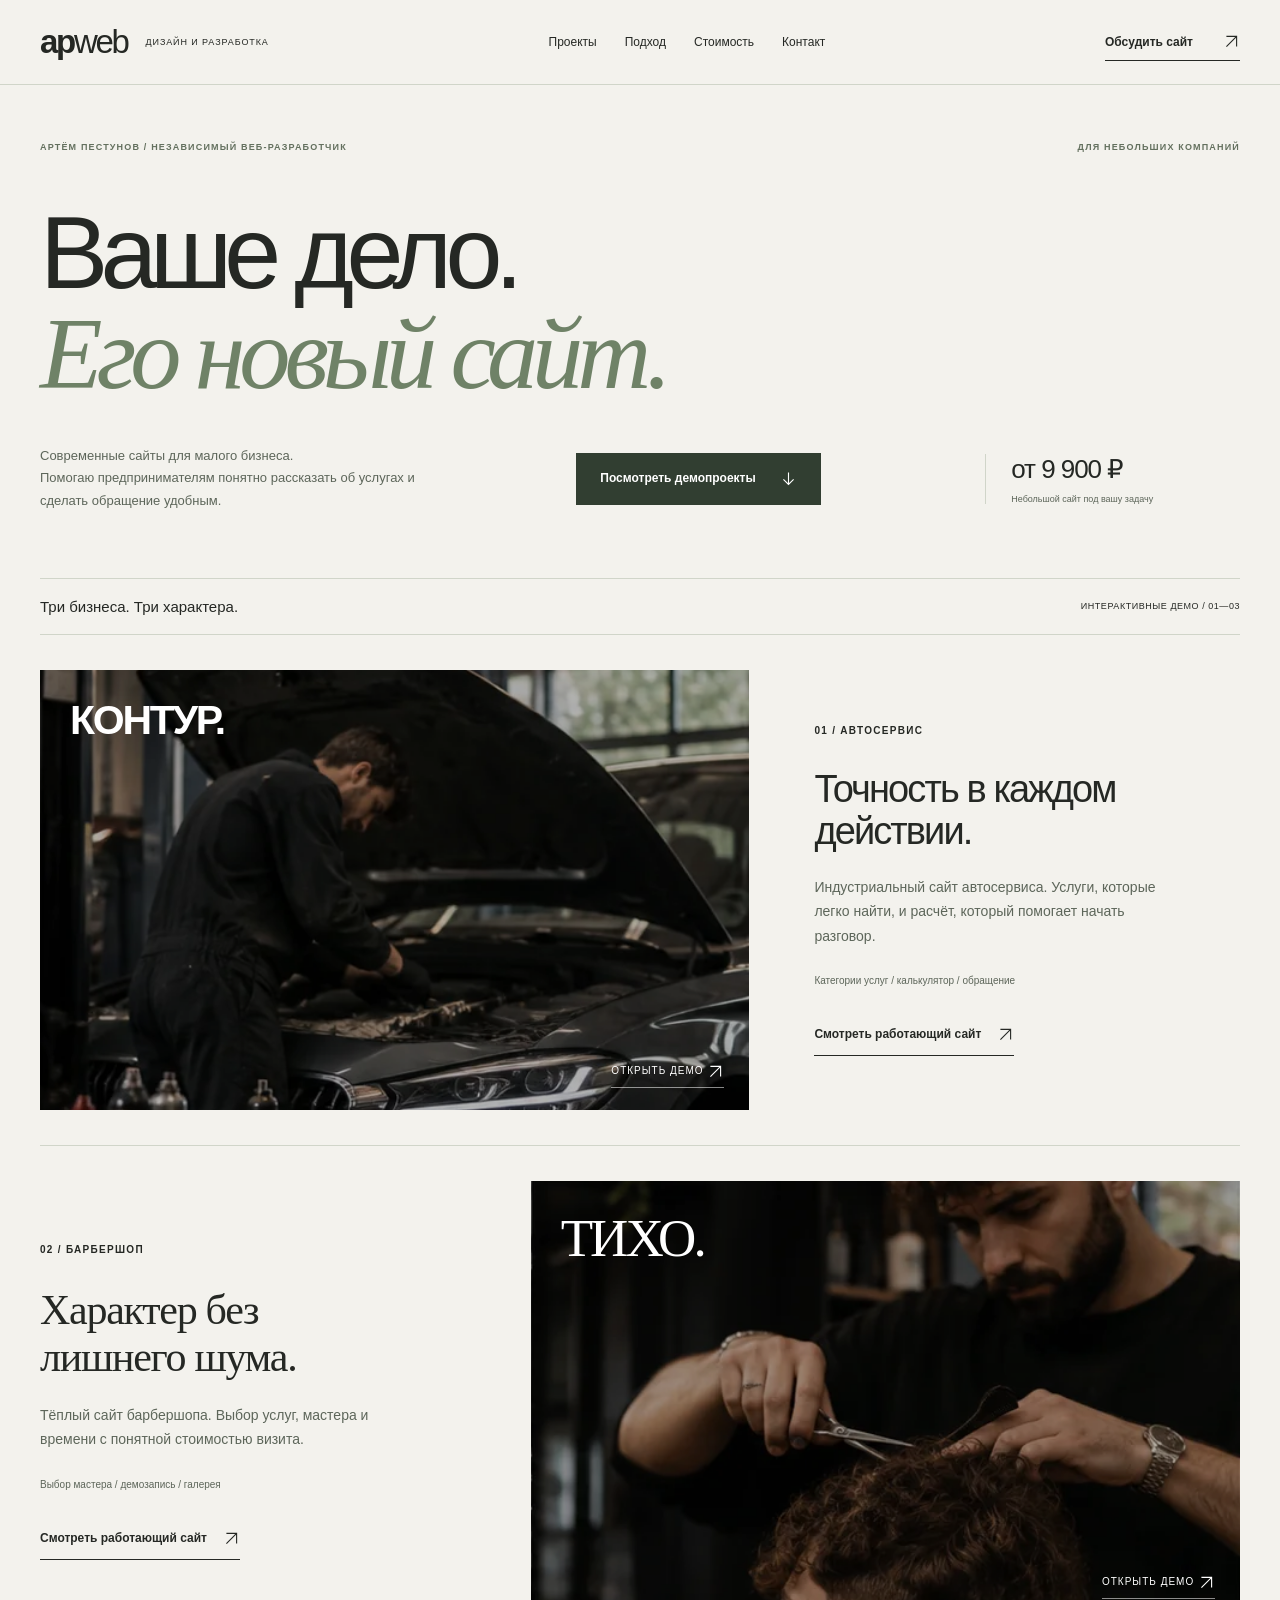
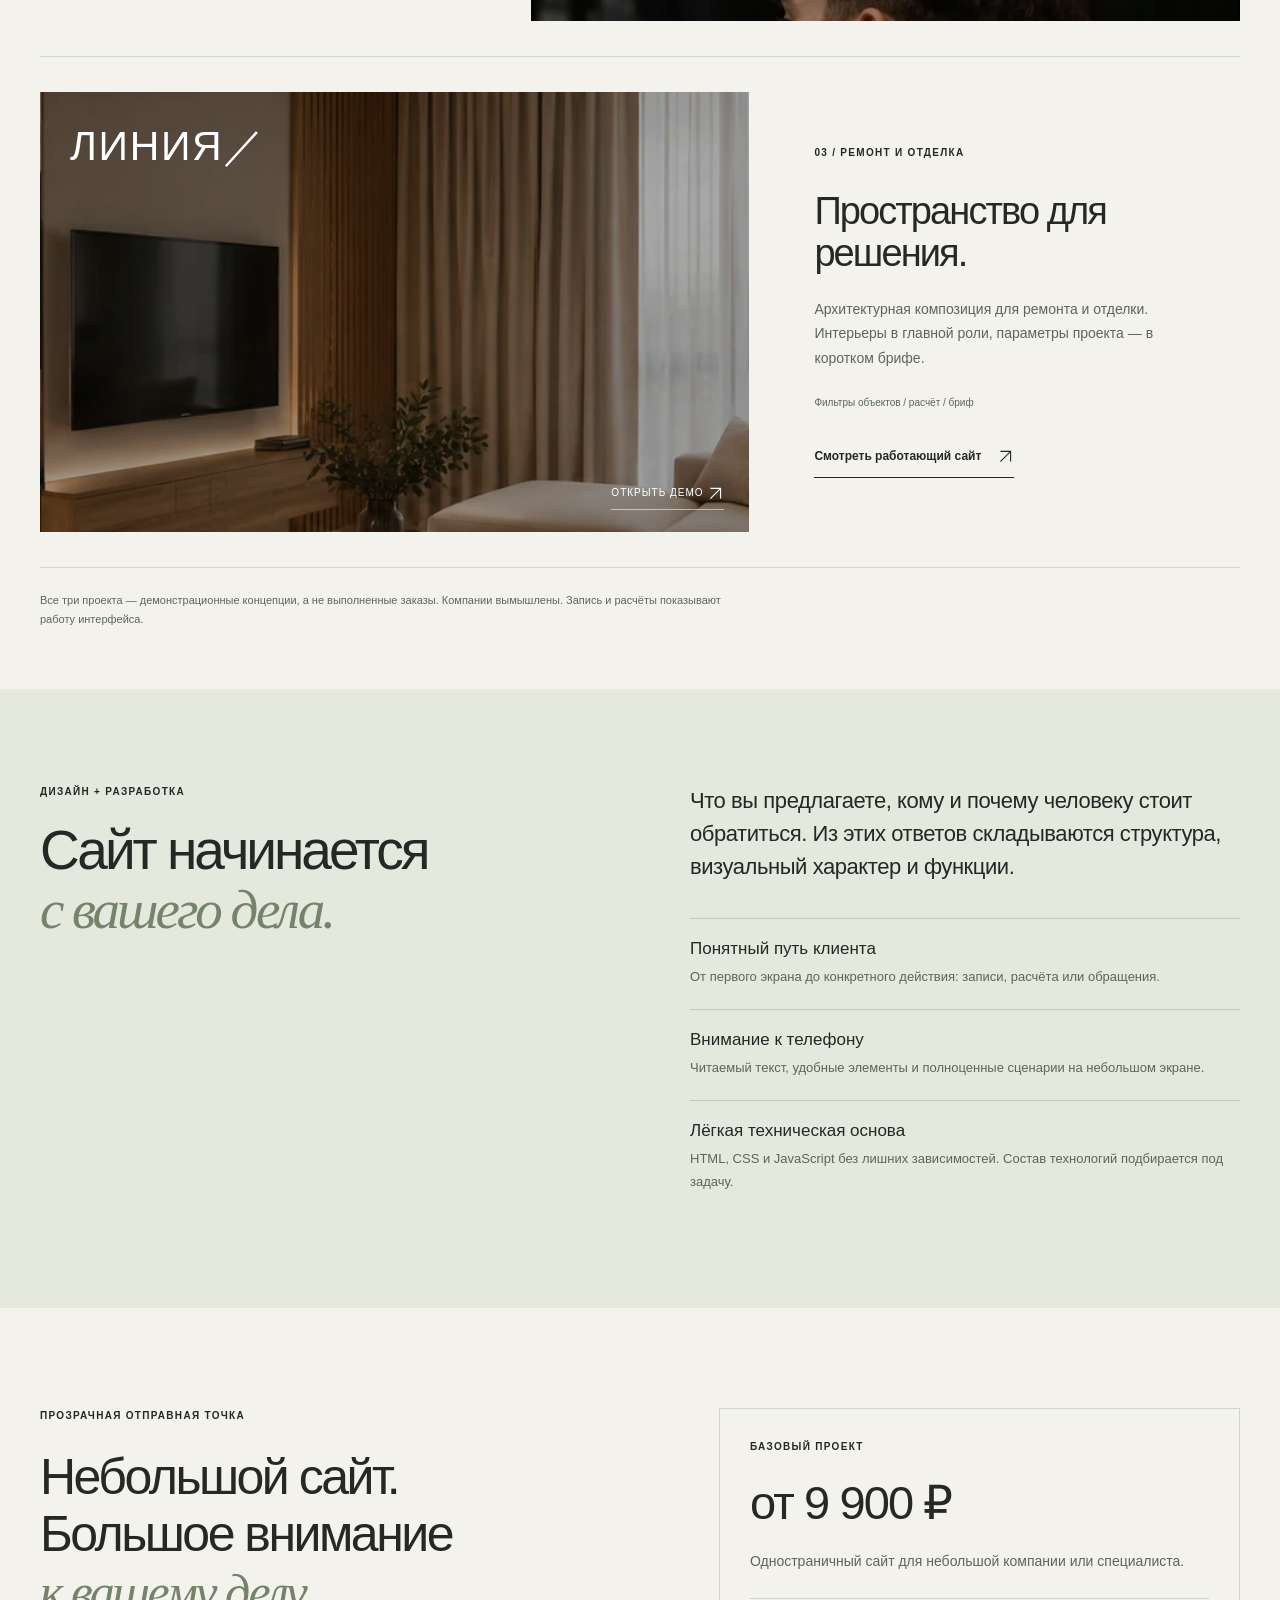
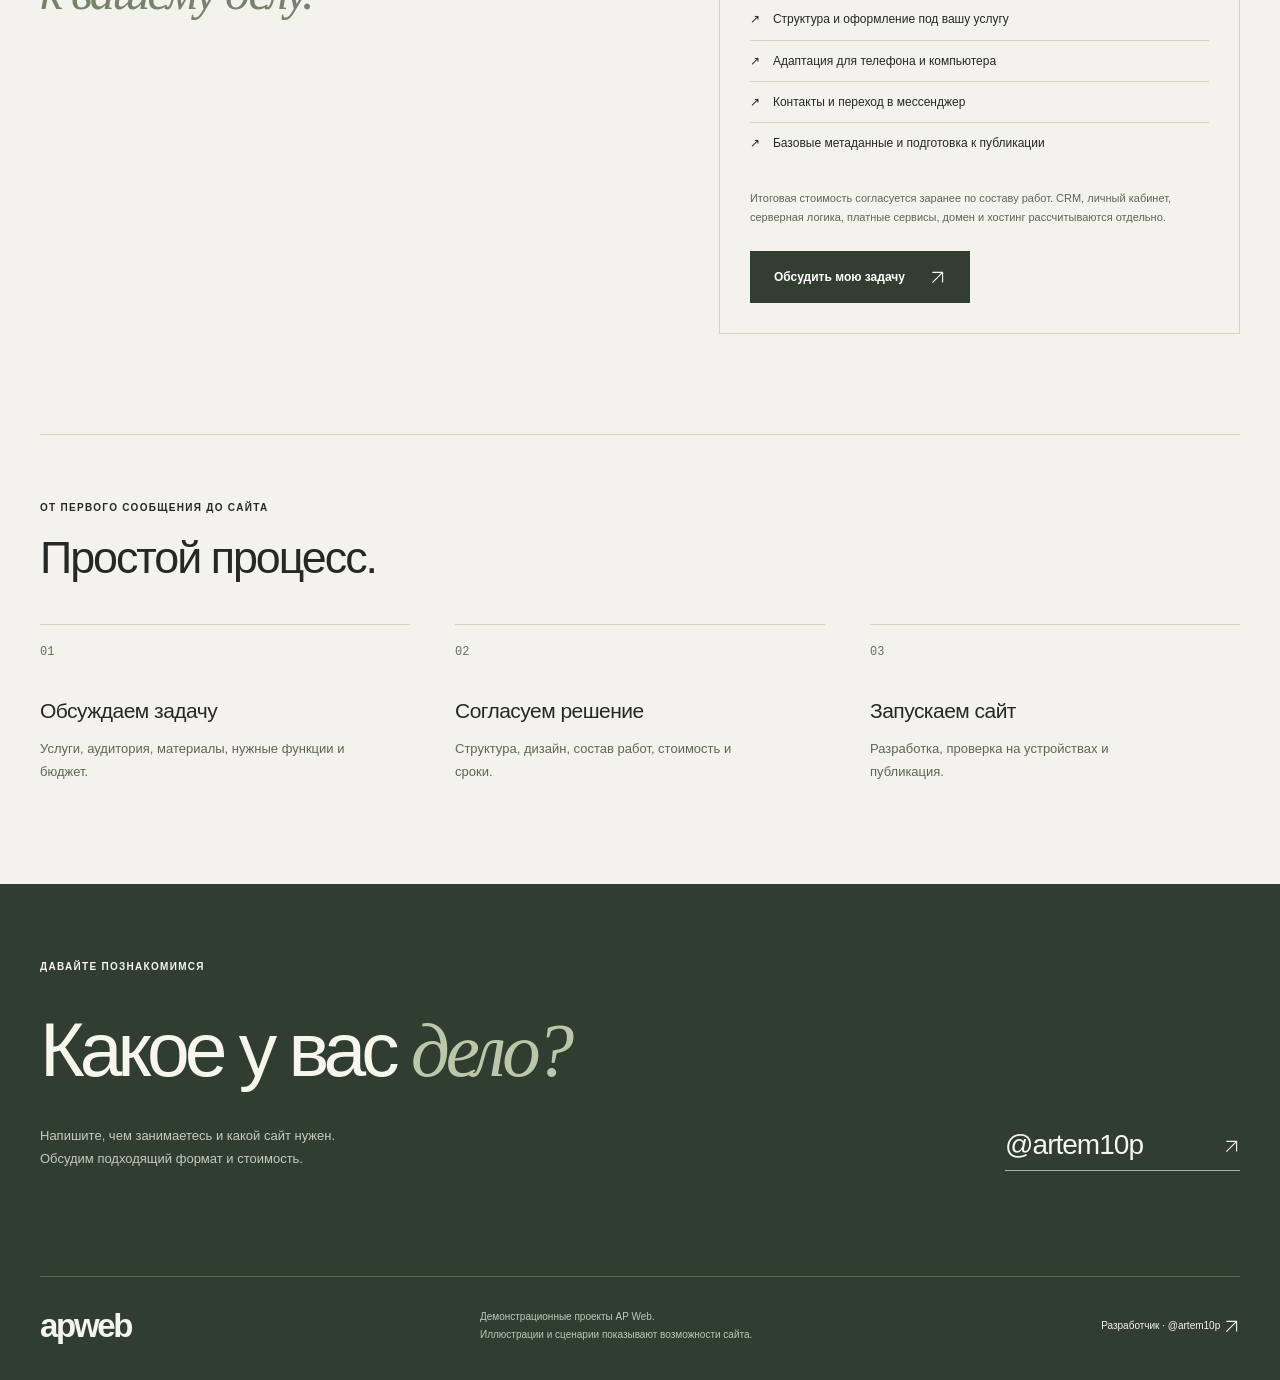
<file: index.html>
<!doctype html>
<html lang="ru">
  <head>
    <meta charset="utf-8" />
    <meta name="viewport" content="width=device-width,initial-scale=1" />
    <meta name="theme-color" content="#f5f3ed" />
    <title>AP Web — современные сайты для малого бизнеса</title>
    <meta
      name="description"
      content="Индивидуальные сайты для небольших компаний и предпринимателей. Три интерактивных демопроекта. Небольшой сайт от 9 900 ₽."
    />
    <meta name="robots" content="index,follow" />
    <meta property="og:type" content="website" />
    <meta property="og:locale" content="ru_RU" />
    <meta
      property="og:title"
      content="AP Web — современные сайты для малого бизнеса"
    />
    <meta
      property="og:description"
      content="Индивидуальные сайты для небольших компаний и предпринимателей. Три интерактивных демопроекта. Небольшой сайт от 9 900 ₽."
    />
    <meta
      property="og:url"
      content="https://apestalina-byte.github.io/ap-web-business-demos/"
    />
    <meta
      property="og:image"
      content="https://apestalina-byte.github.io/ap-web-business-demos/assets/repair-hero.webp"
    />
    <link rel="icon" href="assets/favicon.svg" type="image/svg+xml" />
    <link rel="stylesheet" href="assets/base.css" />
    <link rel="stylesheet" href="assets/portfolio.css" />
    <script defer src="assets/common.js"></script>
    <script defer src="assets/portfolio.js"></script>
  </head>
  <body class="portfolio">
    <a class="skip" href="#content">К содержанию</a>
    <header class="site-header">
      <div class="wrap header-inner">
        <a class="brand" href="#top"
          ><span class="brand-name">ap<span>web</span></span
          ><span class="brand-meta">ДИЗАЙН И РАЗРАБОТКА</span></a
        >
        <nav
          id="navigation"
          class="nav-links"
          data-nav
          aria-label="Основная навигация"
        >
          <a href="#projects">Проекты</a><a href="#approach">Подход</a
          ><a href="#price">Стоимость</a><a href="#contact">Контакт</a>
        </nav>
        <div class="header-actions">
          <a class="header-cta" href="https://t.me/artem10p"
            >Обсудить сайт
            <span aria-hidden="true"
              ><svg class="arrow-icon" viewBox="0 0 20 20" aria-hidden="true">
                <path d="M4 16 16 4M4 4h12v12" /></svg></span></a
          ><button
            class="menu-toggle"
            data-menu-toggle
            aria-controls="navigation"
            aria-expanded="false"
            aria-label="Открыть меню"
          >
            <span></span><span></span>
          </button>
        </div>
      </div>
    </header>
    <main id="content">
      <section class="portfolio-hero wrap" id="top">
        <div class="portfolio-hero-top">
          <span class="eyebrow"
            >АРТЁМ ПЕСТУНОВ / НЕЗАВИСИМЫЙ ВЕБ-РАЗРАБОТЧИК</span
          ><span class="eyebrow">ДЛЯ НЕБОЛЬШИХ КОМПАНИЙ</span>
        </div>
        <h1>Ваше дело.<br /><em>Его новый сайт.</em></h1>
        <div class="portfolio-hero-bottom">
          <p>
            Современные сайты для малого бизнеса.<br />Помогаю предпринимателям
            понятно рассказать об услугах и сделать обращение удобным.
          </p>
          <a class="btn" href="#projects"
            >Посмотреть демопроекты
            <svg class="arrow-icon" viewBox="0 0 20 20" aria-hidden="true">
              <path d="M10 3v14M4 11l6 6 6-6" /></svg
          ></a>
          <div class="hero-price">
            от 9 900 ₽<small>Небольшой сайт под вашу задачу</small>
          </div>
        </div>
      </section>
      <section class="wrap portfolio-projects" id="projects">
        <div class="portfolio-divider">
          <h2>Три бизнеса. Три характера.</h2>
          <span>ИНТЕРАКТИВНЫЕ ДЕМО / 01—03</span>
        </div>
        <article class="portfolio-project project-auto">
          <a
            class="portfolio-image"
            href="examples/auto/index.html"
            aria-label="Открыть сайт КОНТУР"
            ><img
              src="assets/auto-hero.webp"
              alt="Иллюстрация проекта КОНТУР"
              width="591"
              height="887"
              loading="lazy" /><span class="project-wordmark">КОНТУР.</span
            ><span class="preview-tag"
              >ОТКРЫТЬ ДЕМО
              <svg class="arrow-icon" viewBox="0 0 20 20" aria-hidden="true">
                <path d="M4 16 16 4M4 4h12v12" /></svg></span
          ></a>
          <div class="project-description">
            <span class="eyebrow">01 / АВТОСЕРВИС</span>
            <h3>Точность в каждом действии.</h3>
            <p>
              Индустриальный сайт автосервиса. Услуги, которые легко найти, и
              расчёт, который помогает начать разговор.
            </p>
            <small>Категории услуг / калькулятор / обращение</small
            ><a class="text-link" href="examples/auto/index.html"
              >Смотреть работающий сайт
              <svg class="arrow-icon" viewBox="0 0 20 20" aria-hidden="true">
                <path d="M4 16 16 4M4 4h12v12" /></svg
            ></a>
          </div>
        </article>
        <article class="portfolio-project project-barber">
          <a
            class="portfolio-image"
            href="examples/barber/index.html"
            aria-label="Открыть сайт ТИХО"
            ><img
              src="assets/barber-hero.webp"
              alt="Иллюстрация проекта ТИХО"
              width="591"
              height="887"
              loading="lazy" /><span class="project-wordmark">ТИХО.</span
            ><span class="preview-tag"
              >ОТКРЫТЬ ДЕМО
              <svg class="arrow-icon" viewBox="0 0 20 20" aria-hidden="true">
                <path d="M4 16 16 4M4 4h12v12" /></svg></span
          ></a>
          <div class="project-description">
            <span class="eyebrow">02 / БАРБЕРШОП</span>
            <h3>Характер без лишнего шума.</h3>
            <p>
              Тёплый сайт барбершопа. Выбор услуг, мастера и времени с понятной
              стоимостью визита.
            </p>
            <small>Выбор мастера / демозапись / галерея</small
            ><a class="text-link" href="examples/barber/index.html"
              >Смотреть работающий сайт
              <svg class="arrow-icon" viewBox="0 0 20 20" aria-hidden="true">
                <path d="M4 16 16 4M4 4h12v12" /></svg
            ></a>
          </div>
        </article>
        <article class="portfolio-project project-repair">
          <a
            class="portfolio-image"
            href="examples/repair/index.html"
            aria-label="Открыть сайт ЛИНИЯ"
            ><img
              src="assets/repair-hero.webp"
              alt="Иллюстрация проекта ЛИНИЯ"
              width="592"
              height="887"
              loading="lazy" /><span class="project-wordmark">ЛИНИЯ／</span
            ><span class="preview-tag"
              >ОТКРЫТЬ ДЕМО
              <svg class="arrow-icon" viewBox="0 0 20 20" aria-hidden="true">
                <path d="M4 16 16 4M4 4h12v12" /></svg></span
          ></a>
          <div class="project-description">
            <span class="eyebrow">03 / РЕМОНТ И ОТДЕЛКА</span>
            <h3>Пространство для решения.</h3>
            <p>
              Архитектурная композиция для ремонта и отделки. Интерьеры в
              главной роли, параметры проекта — в коротком брифе.
            </p>
            <small>Фильтры объектов / расчёт / бриф</small
            ><a class="text-link" href="examples/repair/index.html"
              >Смотреть работающий сайт
              <svg class="arrow-icon" viewBox="0 0 20 20" aria-hidden="true">
                <path d="M4 16 16 4M4 4h12v12" /></svg
            ></a>
          </div>
        </article>
        <p class="portfolio-demo-note">
          Все три проекта — демонстрационные концепции, а не выполненные заказы.
          Компании вымышлены. Запись и расчёты показывают работу интерфейса.
        </p>
      </section>
      <section class="portfolio-approach" id="approach">
        <div class="wrap approach-grid">
          <div>
            <span class="eyebrow">ДИЗАЙН + РАЗРАБОТКА</span>
            <h2>Сайт начинается<br /><em>с вашего дела.</em></h2>
          </div>
          <div>
            <p class="large-copy">
              Что вы предлагаете, кому и почему человеку стоит обратиться. Из
              этих ответов складываются структура, визуальный характер и
              функции.
            </p>
            <div class="approach-list">
              <div>
                <h3>Понятный путь клиента</h3>
                <p>
                  От первого экрана до конкретного действия: записи, расчёта или
                  обращения.
                </p>
              </div>
              <div>
                <h3>Внимание к телефону</h3>
                <p>
                  Читаемый текст, удобные элементы и полноценные сценарии на
                  небольшом экране.
                </p>
              </div>
              <div>
                <h3>Лёгкая техническая основа</h3>
                <p>
                  HTML, CSS и JavaScript без лишних зависимостей. Состав
                  технологий подбирается под задачу.
                </p>
              </div>
            </div>
          </div>
        </div>
      </section>
      <section class="wrap section" id="price">
        <div class="price-layout">
          <div>
            <span class="eyebrow">ПРОЗРАЧНАЯ ОТПРАВНАЯ ТОЧКА</span>
            <h2>
              Небольшой сайт.<br />Большое внимание<br /><em>к вашему делу.</em>
            </h2>
          </div>
          <div class="offer">
            <span class="eyebrow">БАЗОВЫЙ ПРОЕКТ</span>
            <div class="offer-price">от 9 900 ₽</div>
            <p>Одностраничный сайт для небольшой компании или специалиста.</p>
            <ul>
              <li>Структура и оформление под вашу услугу</li>
              <li>Адаптация для телефона и компьютера</li>
              <li>Контакты и переход в мессенджер</li>
              <li>Базовые метаданные и подготовка к публикации</li>
            </ul>
            <p class="offer-note">
              Итоговая стоимость согласуется заранее по составу работ. CRM,
              личный кабинет, серверная логика, платные сервисы, домен и хостинг
              рассчитываются отдельно.
            </p>
            <a class="btn" href="https://t.me/artem10p"
              >Обсудить мою задачу
              <svg class="arrow-icon" viewBox="0 0 20 20" aria-hidden="true">
                <path d="M4 16 16 4M4 4h12v12" /></svg
            ></a>
          </div>
        </div>
      </section>
      <section class="wrap section portfolio-process">
        <div class="section-head">
          <div>
            <span class="eyebrow">ОТ ПЕРВОГО СООБЩЕНИЯ ДО САЙТА</span>
            <h2>Простой процесс.</h2>
          </div>
        </div>
        <ol class="steps">
          <li>
            <h3>Обсуждаем задачу</h3>
            <p>Услуги, аудитория, материалы, нужные функции и бюджет.</p>
          </li>
          <li>
            <h3>Согласуем решение</h3>
            <p>Структура, дизайн, состав работ, стоимость и сроки.</p>
          </li>
          <li>
            <h3>Запускаем сайт</h3>
            <p>Разработка, проверка на устройствах и публикация.</p>
          </li>
        </ol>
      </section>
      <section class="portfolio-contact" id="contact">
        <div class="wrap">
          <span class="eyebrow">ДАВАЙТЕ ПОЗНАКОМИМСЯ</span>
          <h2>Какое у вас <em>дело?</em></h2>
          <div class="contact-bottom">
            <p>
              Напишите, чем занимаетесь и какой сайт нужен.<br />Обсудим
              подходящий формат и стоимость.
            </p>
            <a
              href="https://t.me/artem10p"
              target="_blank"
              rel="noopener noreferrer"
              >@artem10p
              <span
                ><svg class="arrow-icon" viewBox="0 0 20 20" aria-hidden="true">
                  <path d="M4 16 16 4M4 4h12v12" /></svg></span
            ></a>
          </div>
        </div>
      </section>
    </main>
    <footer class="site-footer">
      <div class="wrap footer-inner">
        <a class="brand-name" href="#top">apweb</a>
        <p>
          Демонстрационные проекты AP Web.<br />Иллюстрации и сценарии
          показывают возможности сайта.
        </p>
        <a
          href="https://t.me/artem10p"
          target="_blank"
          rel="noopener noreferrer"
          >Разработчик · @artem10p
          <svg class="arrow-icon" viewBox="0 0 20 20" aria-hidden="true">
            <path d="M4 16 16 4M4 4h12v12" /></svg
        ></a>
      </div>
    </footer>
    <dialog id="lightbox" aria-label="Просмотр фотографии">
      <div class="lightbox-bar">
        <span id="photo-count"></span
        ><button type="button" data-close aria-label="Закрыть фотографию">
          Закрыть ×
        </button>
      </div>
      <img id="lightbox-image" alt="" />
      <div class="lightbox-bottom">
        <button type="button" data-prev aria-label="Предыдущая фотография">
          <svg class="arrow-icon" viewBox="0 0 20 20" aria-hidden="true">
            <path d="M17 10H3M9 4l-6 6 6 6" />
          </svg>
          Назад
        </button>
        <p id="photo-caption"></p>
        <button type="button" data-next aria-label="Следующая фотография">
          Далее
          <svg class="arrow-icon" viewBox="0 0 20 20" aria-hidden="true">
            <path d="M3 10h14M11 4l6 6-6 6" />
          </svg>
        </button>
      </div>
    </dialog>
  </body>
</html>
</file>
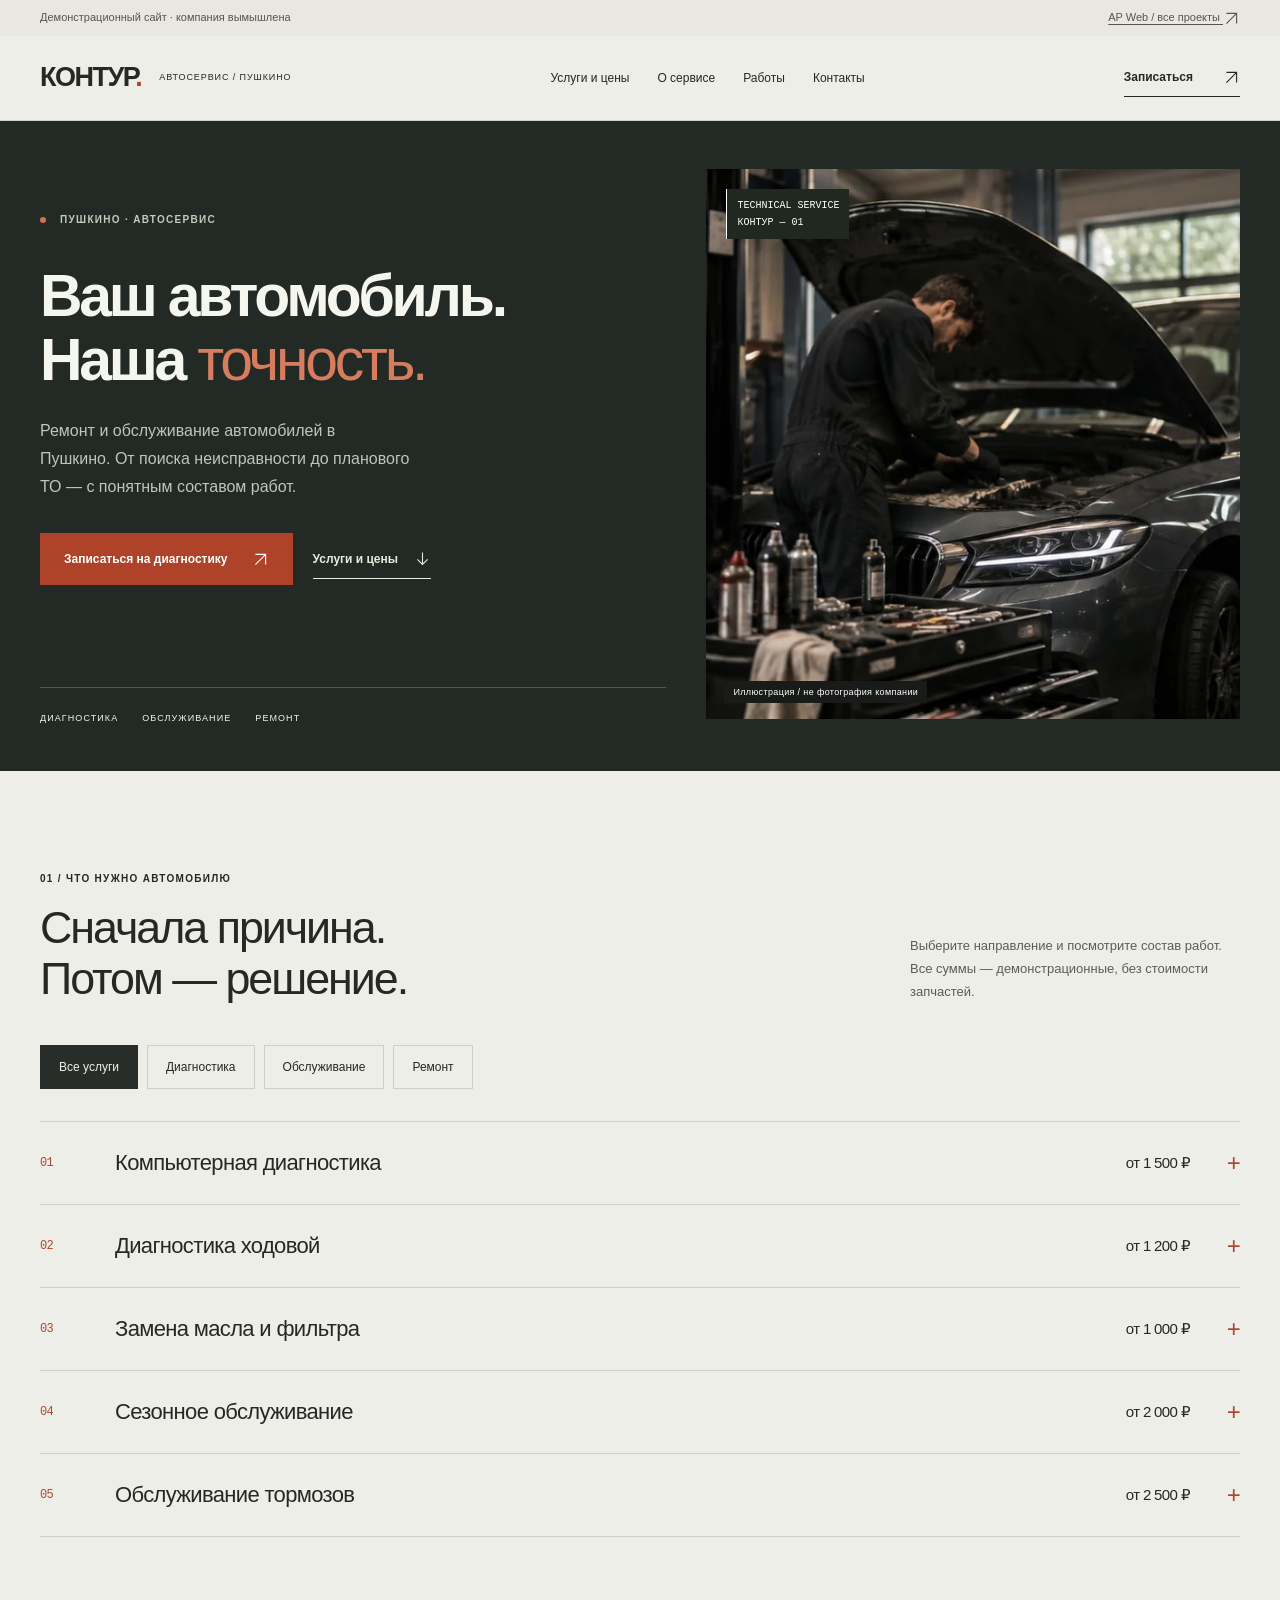
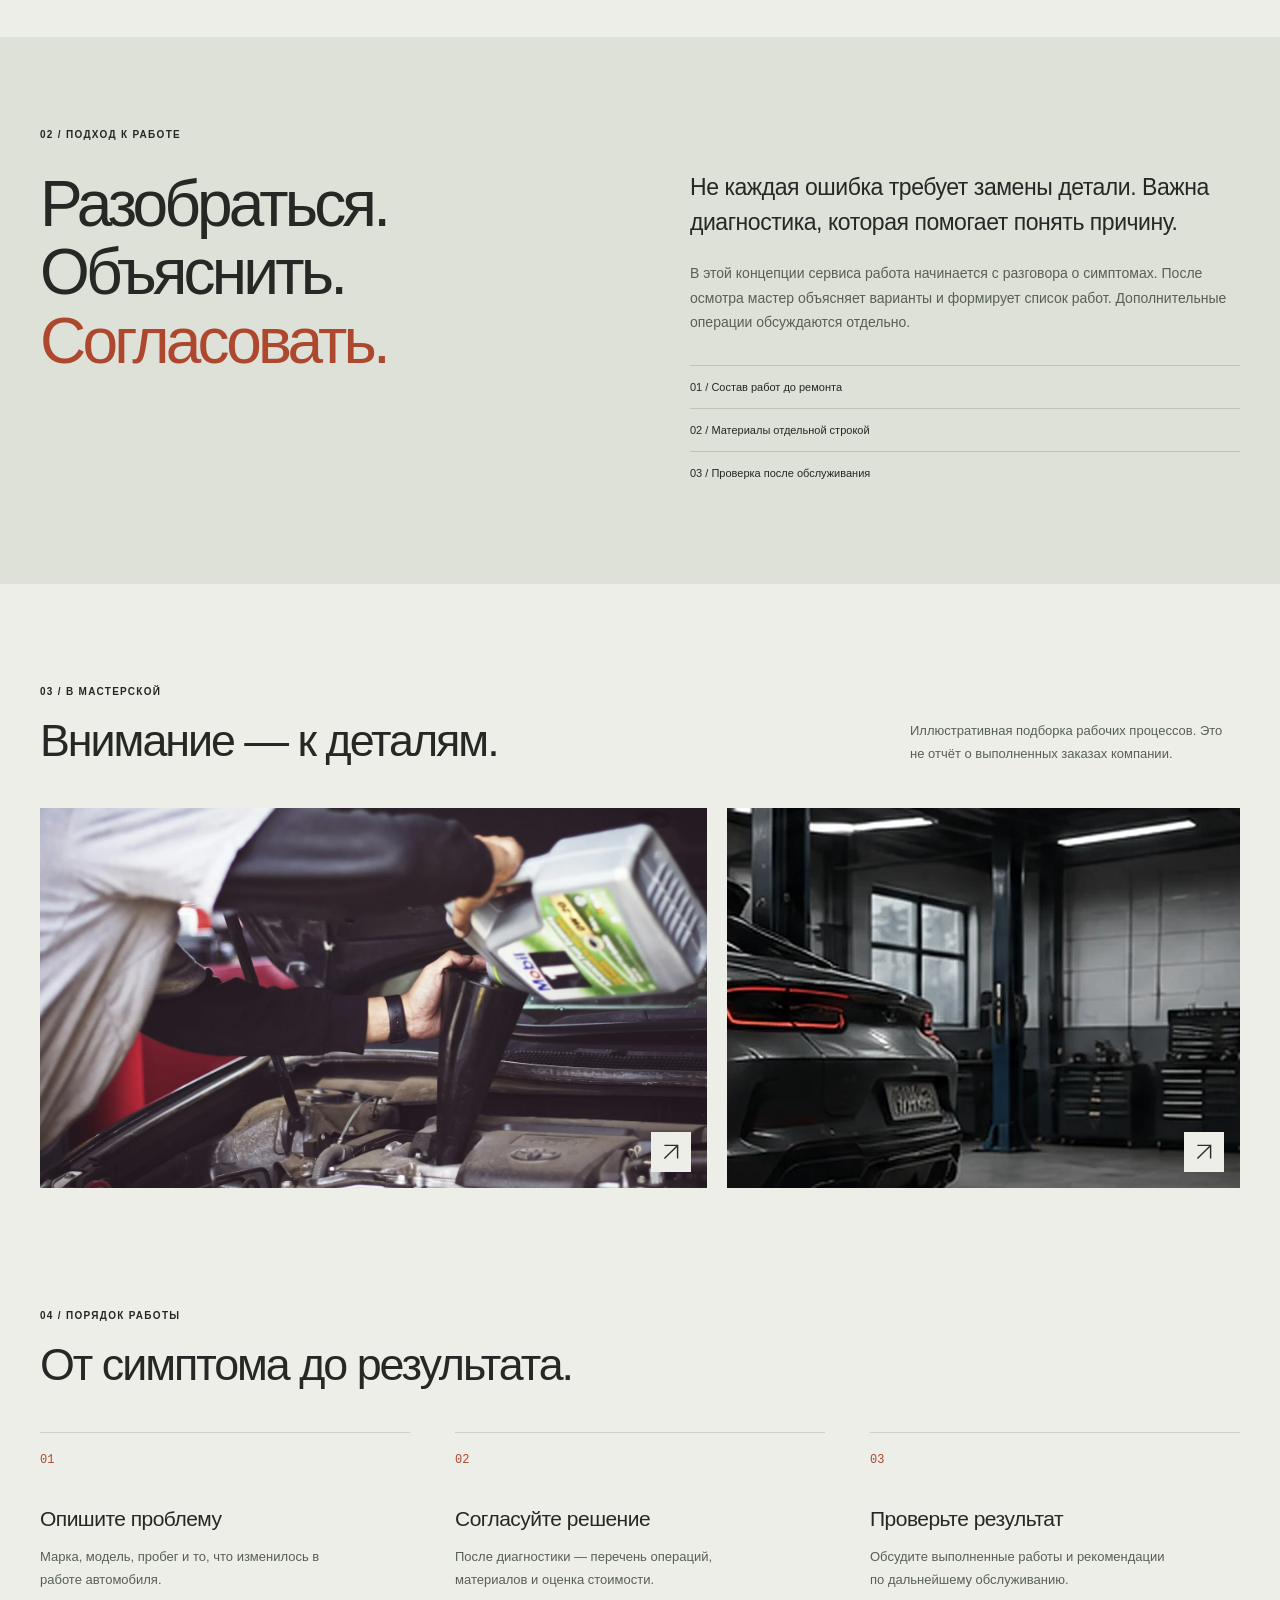
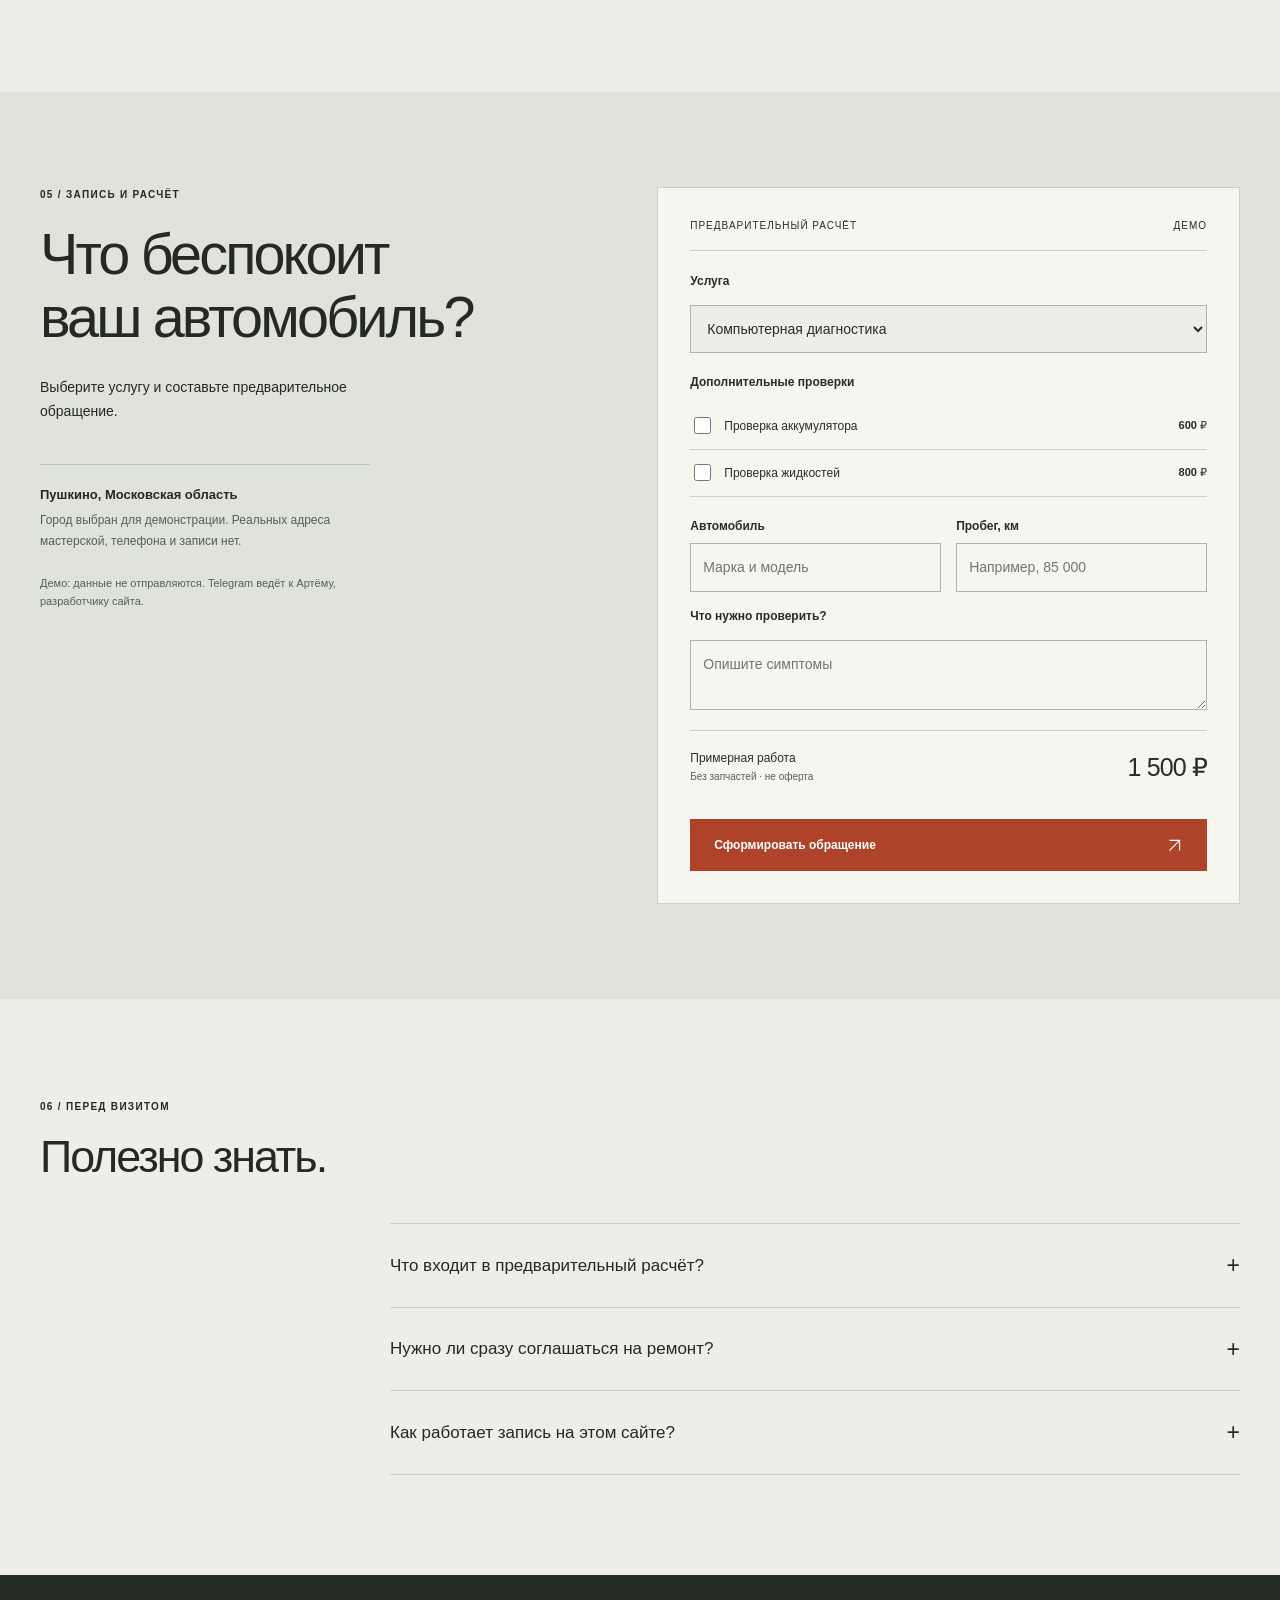
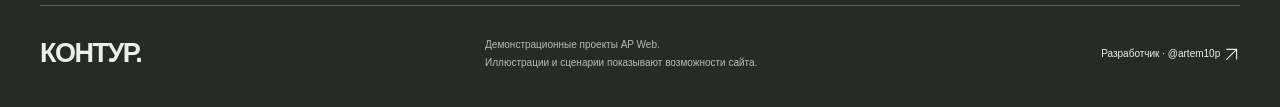
<file: examples/auto/index.html>
<!doctype html>
<html lang="ru">
  <head>
    <meta charset="utf-8" />
    <meta name="viewport" content="width=device-width,initial-scale=1" />
    <meta name="theme-color" content="#f5f3ed" />
    <title>КОНТУР — автосервис в Пушкино · демонстрация</title>
    <meta
      name="description"
      content="Диагностика, обслуживание и ремонт автомобилей. Интерактивный пример сайта автосервиса с расчётом стоимости."
    />
    <meta name="robots" content="noindex,follow" />
    <meta property="og:type" content="website" />
    <meta property="og:locale" content="ru_RU" />
    <meta
      property="og:title"
      content="КОНТУР — автосервис в Пушкино · демонстрация"
    />
    <meta
      property="og:description"
      content="Диагностика, обслуживание и ремонт автомобилей. Интерактивный пример сайта автосервиса с расчётом стоимости."
    />
    <meta
      property="og:url"
      content="https://apestalina-byte.github.io/ap-web-business-demos/examples/auto/"
    />
    <meta
      property="og:image"
      content="https://apestalina-byte.github.io/ap-web-business-demos/assets/auto-hero.webp"
    />
    <link rel="icon" href="../../assets/favicon.svg" type="image/svg+xml" />
    <link rel="stylesheet" href="../../assets/base.css" />
    <link rel="stylesheet" href="../../assets/auto.css" />
    <script defer src="../../assets/common.js"></script>
    <script defer src="../../assets/auto.js"></script>
  </head>
  <body class="auto">
    <a class="skip" href="#content">К содержанию</a>
    <div class="demo-note">
      Демонстрационный сайт · компания вымышлена
      <a href="../../index.html"
        >AP Web / все проекты
        <svg class="arrow-icon" viewBox="0 0 20 20" aria-hidden="true">
          <path d="M4 16 16 4M4 4h12v12" /></svg
      ></a>
    </div>
    <header class="site-header">
      <div class="wrap header-inner">
        <a class="brand" href="#top"
          ><span class="brand-name">КОНТУР<span>.</span></span
          ><span class="brand-meta">АВТОСЕРВИС / ПУШКИНО</span></a
        >
        <nav
          id="navigation"
          class="nav-links"
          data-nav
          aria-label="Основная навигация"
        >
          <a href="#services">Услуги и цены</a><a href="#about">О сервисе</a
          ><a href="#works">Работы</a><a href="#contact">Контакты</a>
        </nav>
        <div class="header-actions">
          <a class="header-cta" href="#contact"
            >Записаться
            <span aria-hidden="true"
              ><svg class="arrow-icon" viewBox="0 0 20 20" aria-hidden="true">
                <path d="M4 16 16 4M4 4h12v12" /></svg></span></a
          ><button
            class="menu-toggle"
            data-menu-toggle
            aria-controls="navigation"
            aria-expanded="false"
            aria-label="Открыть меню"
          >
            <span></span><span></span>
          </button>
        </div>
      </div>
    </header>
    <main id="content">
      <section id="top" class="auto-hero">
        <div class="wrap auto-hero-grid">
          <div class="auto-copy">
            <div class="eyebrow">
              <span class="signal"></span> ПУШКИНО · АВТОСЕРВИС
            </div>
            <h1>Ваш автомобиль.<br />Наша <em>точность.</em></h1>
            <p class="hero-description">
              Ремонт и обслуживание автомобилей в Пушкино. От поиска
              неисправности до планового ТО — с понятным составом работ.
            </p>
            <div class="hero-actions">
              <a class="btn" href="#contact"
                >Записаться на диагностику
                <svg class="arrow-icon" viewBox="0 0 20 20" aria-hidden="true">
                  <path d="M4 16 16 4M4 4h12v12" /></svg></a
              ><a class="text-link" href="#services"
                >Услуги и цены
                <svg class="arrow-icon" viewBox="0 0 20 20" aria-hidden="true">
                  <path d="M10 3v14M4 11l6 6 6-6" /></svg
              ></a>
            </div>
            <div class="hero-foot">
              <span>ДИАГНОСТИКА</span><span>ОБСЛУЖИВАНИЕ</span
              ><span>РЕМОНТ</span>
            </div>
          </div>
          <div class="auto-visual">
            <img
              src="../../assets/auto-hero.webp"
              alt="Механик осматривает двигатель автомобиля"
              fetchpriority="high"
              width="591"
              height="887"
            /><span class="image-label"
              >Иллюстрация / не фотография компании</span
            ><span class="technical-label"
              >TECHNICAL SERVICE<br />КОНТУР — 01</span
            >
          </div>
        </div>
      </section>
      <section class="wrap section" id="services">
        <div class="section-head">
          <div>
            <span class="eyebrow">01 / ЧТО НУЖНО АВТОМОБИЛЮ</span>
            <h2>Сначала причина.<br />Потом — решение.</h2>
          </div>
          <p>
            Выберите направление и посмотрите состав работ. Все суммы —
            демонстрационные, без стоимости запчастей.
          </p>
        </div>
        <div
          class="filter-bar"
          role="group"
          data-filter-group="services"
          aria-label="Категории услуг"
        >
          <button
            type="button"
            class="active"
            aria-pressed="true"
            data-filter="all"
          >
            Все услуги</button
          ><button type="button" aria-pressed="false" data-filter="diagnostic">
            Диагностика</button
          ><button type="button" aria-pressed="false" data-filter="maintenance">
            Обслуживание</button
          ><button type="button" aria-pressed="false" data-filter="repair">
            Ремонт
          </button>
        </div>
        <div class="service-list">
          <details
            class="service-row"
            data-filter-item="services"
            data-category="diagnostic"
          >
            <summary>
              <span class="row-number">01</span
              ><span>Компьютерная диагностика</span><strong>от 1 500 ₽</strong
              ><span class="plus" aria-hidden="true">+</span>
            </summary>
            <div class="service-body">
              <p>
                Чтение кодов ошибок, проверка параметров и рекомендации по
                дальнейшей проверке. Сброс ошибок сам по себе не устраняет
                неисправность.
              </p>
              <a href="#contact" class="text-link"
                >Рассчитать обращение
                <svg class="arrow-icon" viewBox="0 0 20 20" aria-hidden="true">
                  <path d="M10 3v14M4 11l6 6 6-6" /></svg
              ></a>
            </div>
          </details>
          <details
            class="service-row"
            data-filter-item="services"
            data-category="diagnostic"
          >
            <summary>
              <span class="row-number">02</span><span>Диагностика ходовой</span
              ><strong>от 1 200 ₽</strong
              ><span class="plus" aria-hidden="true">+</span>
            </summary>
            <div class="service-body">
              <p>
                Осмотр подвески, рулевого управления и тормозных механизмов.
                Итог — перечень замечаний для согласования.
              </p>
              <a href="#contact" class="text-link"
                >Рассчитать обращение
                <svg class="arrow-icon" viewBox="0 0 20 20" aria-hidden="true">
                  <path d="M10 3v14M4 11l6 6 6-6" /></svg
              ></a>
            </div>
          </details>
          <details
            class="service-row"
            data-filter-item="services"
            data-category="maintenance"
          >
            <summary>
              <span class="row-number">03</span
              ><span>Замена масла и фильтра</span><strong>от 1 000 ₽</strong
              ><span class="plus" aria-hidden="true">+</span>
            </summary>
            <div class="service-body">
              <p>
                Замена моторного масла и масляного фильтра. Материалы
                подбираются по допускам производителя и рассчитываются отдельно.
              </p>
              <a href="#contact" class="text-link"
                >Рассчитать обращение
                <svg class="arrow-icon" viewBox="0 0 20 20" aria-hidden="true">
                  <path d="M10 3v14M4 11l6 6 6-6" /></svg
              ></a>
            </div>
          </details>
          <details
            class="service-row"
            data-filter-item="services"
            data-category="maintenance"
          >
            <summary>
              <span class="row-number">04</span
              ><span>Сезонное обслуживание</span><strong>от 2 000 ₽</strong
              ><span class="plus" aria-hidden="true">+</span>
            </summary>
            <div class="service-body">
              <p>
                Проверка аккумулятора, уровней жидкостей и состояния шин перед
                сменой сезона.
              </p>
              <a href="#contact" class="text-link"
                >Рассчитать обращение
                <svg class="arrow-icon" viewBox="0 0 20 20" aria-hidden="true">
                  <path d="M10 3v14M4 11l6 6 6-6" /></svg
              ></a>
            </div>
          </details>
          <details
            class="service-row"
            data-filter-item="services"
            data-category="repair"
          >
            <summary>
              <span class="row-number">05</span
              ><span>Обслуживание тормозов</span><strong>от 2 500 ₽</strong
              ><span class="plus" aria-hidden="true">+</span>
            </summary>
            <div class="service-body">
              <p>
                Осмотр тормозных механизмов и замена колодок на одной оси.
                Детали и дополнительные работы в пример не включены.
              </p>
              <a href="#contact" class="text-link"
                >Рассчитать обращение
                <svg class="arrow-icon" viewBox="0 0 20 20" aria-hidden="true">
                  <path d="M10 3v14M4 11l6 6 6-6" /></svg
              ></a>
            </div>
          </details>
        </div>
      </section>
      <section class="auto-about" id="about">
        <div class="wrap about-grid">
          <div>
            <span class="eyebrow">02 / ПОДХОД К РАБОТЕ</span>
            <h2>Разобраться.<br />Объяснить.<br /><span>Согласовать.</span></h2>
          </div>
          <div class="about-copy">
            <p class="large-copy">
              Не каждая ошибка требует замены детали. Важна диагностика, которая
              помогает понять причину.
            </p>
            <p>
              В этой концепции сервиса работа начинается с разговора о
              симптомах. После осмотра мастер объясняет варианты и формирует
              список работ. Дополнительные операции обсуждаются отдельно.
            </p>
            <div class="about-points">
              <span>01 / Состав работ до ремонта</span
              ><span>02 / Материалы отдельной строкой</span
              ><span>03 / Проверка после обслуживания</span>
            </div>
          </div>
        </div>
      </section>
      <section class="wrap section" id="works">
        <div class="section-head">
          <div>
            <span class="eyebrow">03 / В МАСТЕРСКОЙ</span>
            <h2>Внимание — к деталям.</h2>
          </div>
          <p>
            Иллюстративная подборка рабочих процессов. Это не отчёт о
            выполненных заказах компании.
          </p>
        </div>
        <div class="auto-gallery">
          <button
            type="button"
            class="gallery-photo"
            data-gallery
            data-caption="Проверка и обслуживание двигателя · стоковая фотография"
            aria-label="Увеличить: Механик доливает масло в двигатель"
          >
            <img
              src="../../assets/auto-process.webp"
              alt="Механик доливает масло в двигатель"
              loading="lazy"
              width="1600"
              height="1067"
            /><span class="zoom-mark" aria-hidden="true"
              ><svg class="arrow-icon" viewBox="0 0 20 20" aria-hidden="true">
                <path d="M4 16 16 4M4 4h12v12" /></svg
            ></span></button
          ><button
            type="button"
            class="gallery-photo"
            data-gallery
            data-caption="Техническая зона · иллюстрация"
            aria-label="Увеличить: Автомобиль в мастерской"
          >
            <img
              src="../../assets/auto-detail.webp"
              alt="Автомобиль в мастерской"
              loading="lazy"
              width="866"
              height="380"
            /><span class="zoom-mark" aria-hidden="true"
              ><svg class="arrow-icon" viewBox="0 0 20 20" aria-hidden="true">
                <path d="M4 16 16 4M4 4h12v12" /></svg
            ></span>
          </button>
        </div>
      </section>
      <section class="wrap section process" id="process">
        <div class="section-head">
          <div>
            <span class="eyebrow">04 / ПОРЯДОК РАБОТЫ</span>
            <h2>От симптома до результата.</h2>
          </div>
        </div>
        <ol class="steps">
          <li>
            <h3>Опишите проблему</h3>
            <p>
              Марка, модель, пробег и то, что изменилось в работе автомобиля.
            </p>
          </li>
          <li>
            <h3>Согласуйте решение</h3>
            <p>
              После диагностики — перечень операций, материалов и оценка
              стоимости.
            </p>
          </li>
          <li>
            <h3>Проверьте результат</h3>
            <p>
              Обсудите выполненные работы и рекомендации по дальнейшему
              обслуживанию.
            </p>
          </li>
        </ol>
      </section>
      <section class="contact-section" id="contact">
        <div class="wrap contact-grid">
          <div>
            <span class="eyebrow">05 / ЗАПИСЬ И РАСЧЁТ</span>
            <h2>Что беспокоит<br />ваш автомобиль?</h2>
            <p>Выберите услугу и составьте предварительное обращение.</p>
            <div class="location-note">
              <strong>Пушкино, Московская область</strong>
              <p>
                Город выбран для демонстрации. Реальных адреса мастерской,
                телефона и записи нет.
              </p>
            </div>
            <p class="demo-caption">
              Демо: данные не отправляются. Telegram ведёт к Артёму,
              разработчику сайта.
            </p>
          </div>
          <form id="auto-form" class="form-panel">
            <div class="form-heading">
              <span>ПРЕДВАРИТЕЛЬНЫЙ РАСЧЁТ</span><span>ДЕМО</span>
            </div>
            <label for="auto-service">Услуга</label
            ><select id="auto-service">
              <option value="1500">Компьютерная диагностика</option>
              <option value="1200">Диагностика ходовой</option>
              <option value="1000">Замена масла и фильтра</option>
              <option value="2000">Сезонное обслуживание</option>
              <option value="2500">Обслуживание тормозов</option>
            </select>
            <fieldset>
              <legend>Дополнительные проверки</legend>
              <label class="check"
                ><input
                  type="checkbox"
                  value="600"
                  data-extra="Проверка аккумулятора"
                />
                Проверка аккумулятора <span>600 ₽</span></label
              ><label class="check"
                ><input
                  type="checkbox"
                  value="800"
                  data-extra="Проверка жидкостей"
                />
                Проверка жидкостей <span>800 ₽</span></label
              >
            </fieldset>
            <div class="field-pair">
              <div>
                <label for="car">Автомобиль</label
                ><input id="car" maxlength="80" placeholder="Марка и модель" />
              </div>
              <div>
                <label for="mileage">Пробег, км</label
                ><input
                  id="mileage"
                  type="number"
                  min="0"
                  max="2000000"
                  step="1"
                  placeholder="Например, 85 000"
                />
              </div>
            </div>
            <label for="symptom">Что нужно проверить?</label
            ><textarea
              id="symptom"
              rows="2"
              maxlength="700"
              placeholder="Опишите симптомы"
            ></textarea>
            <div class="estimate">
              <span
                >Примерная работа<br /><small
                  >Без запчастей · не оферта</small
                ></span
              ><output id="auto-total" aria-live="polite">1 500 ₽</output>
            </div>
            <button class="btn" type="submit">
              Сформировать обращение
              <svg class="arrow-icon" viewBox="0 0 20 20" aria-hidden="true">
                <path d="M4 16 16 4M4 4h12v12" />
              </svg>
            </button>
            <div class="brief-result" hidden>
              <label for="brief">Текст обращения</label
              ><textarea id="brief" rows="6" readonly></textarea>
              <div class="brief-actions">
                <button class="btn secondary" type="button" data-copy>
                  Скопировать текст</button
                ><a
                  class="btn"
                  href="https://t.me/artem10p"
                  target="_blank"
                  rel="noopener noreferrer"
                  >Telegram разработчика
                  <svg
                    class="arrow-icon"
                    viewBox="0 0 20 20"
                    aria-hidden="true"
                  >
                    <path d="M4 16 16 4M4 4h12v12" /></svg
                ></a>
              </div>
            </div>
            <p class="form-status" role="status" aria-live="polite"></p>
          </form>
        </div>
      </section>
      <section class="wrap section" id="questions">
        <div class="section-head">
          <div>
            <span class="eyebrow">06 / ПЕРЕД ВИЗИТОМ</span>
            <h2>Полезно знать.</h2>
          </div>
        </div>
        <div class="faq">
          <details>
            <summary>Что входит в предварительный расчёт?</summary>
            <div>
              <p>
                Только выбранные работы по условному прайсу. Реальная стоимость
                зависит от модели, диагностики, материалов и состояния
                автомобиля.
              </p>
            </div>
          </details>
          <details>
            <summary>Нужно ли сразу соглашаться на ремонт?</summary>
            <div>
              <p>
                В типовом сценарии сначала согласовывают диагностику. Решение о
                ремонте принимают после объяснения причины и стоимости.
              </p>
            </div>
          </details>
          <details>
            <summary>Как работает запись на этом сайте?</summary>
            <div>
              <p>
                Сайт создаёт текст запроса локально. Реальная запись не
                выполняется. Вы можете скопировать текст и обратиться к
                разработчику за похожим сайтом.
              </p>
            </div>
          </details>
        </div>
      </section>
    </main>
    <a class="mobile-action" href="#contact"
      >Запись и расчёт
      <svg class="arrow-icon" viewBox="0 0 20 20" aria-hidden="true">
        <path d="M4 16 16 4M4 4h12v12" /></svg
    ></a>
    <footer class="site-footer">
      <div class="wrap footer-inner">
        <a class="brand-name" href="#top">КОНТУР.</a>
        <p>
          Демонстрационные проекты AP Web.<br />Иллюстрации и сценарии
          показывают возможности сайта.
        </p>
        <a
          href="https://t.me/artem10p"
          target="_blank"
          rel="noopener noreferrer"
          >Разработчик · @artem10p
          <svg class="arrow-icon" viewBox="0 0 20 20" aria-hidden="true">
            <path d="M4 16 16 4M4 4h12v12" /></svg
        ></a>
      </div>
    </footer>
    <dialog id="lightbox" aria-label="Просмотр фотографии">
      <div class="lightbox-bar">
        <span id="photo-count"></span
        ><button type="button" data-close aria-label="Закрыть фотографию">
          Закрыть ×
        </button>
      </div>
      <img id="lightbox-image" alt="" />
      <div class="lightbox-bottom">
        <button type="button" data-prev aria-label="Предыдущая фотография">
          <svg class="arrow-icon" viewBox="0 0 20 20" aria-hidden="true">
            <path d="M17 10H3M9 4l-6 6 6 6" />
          </svg>
          Назад
        </button>
        <p id="photo-caption"></p>
        <button type="button" data-next aria-label="Следующая фотография">
          Далее
          <svg class="arrow-icon" viewBox="0 0 20 20" aria-hidden="true">
            <path d="M3 10h14M11 4l6 6-6 6" />
          </svg>
        </button>
      </div>
    </dialog>
  </body>
</html>
</file>
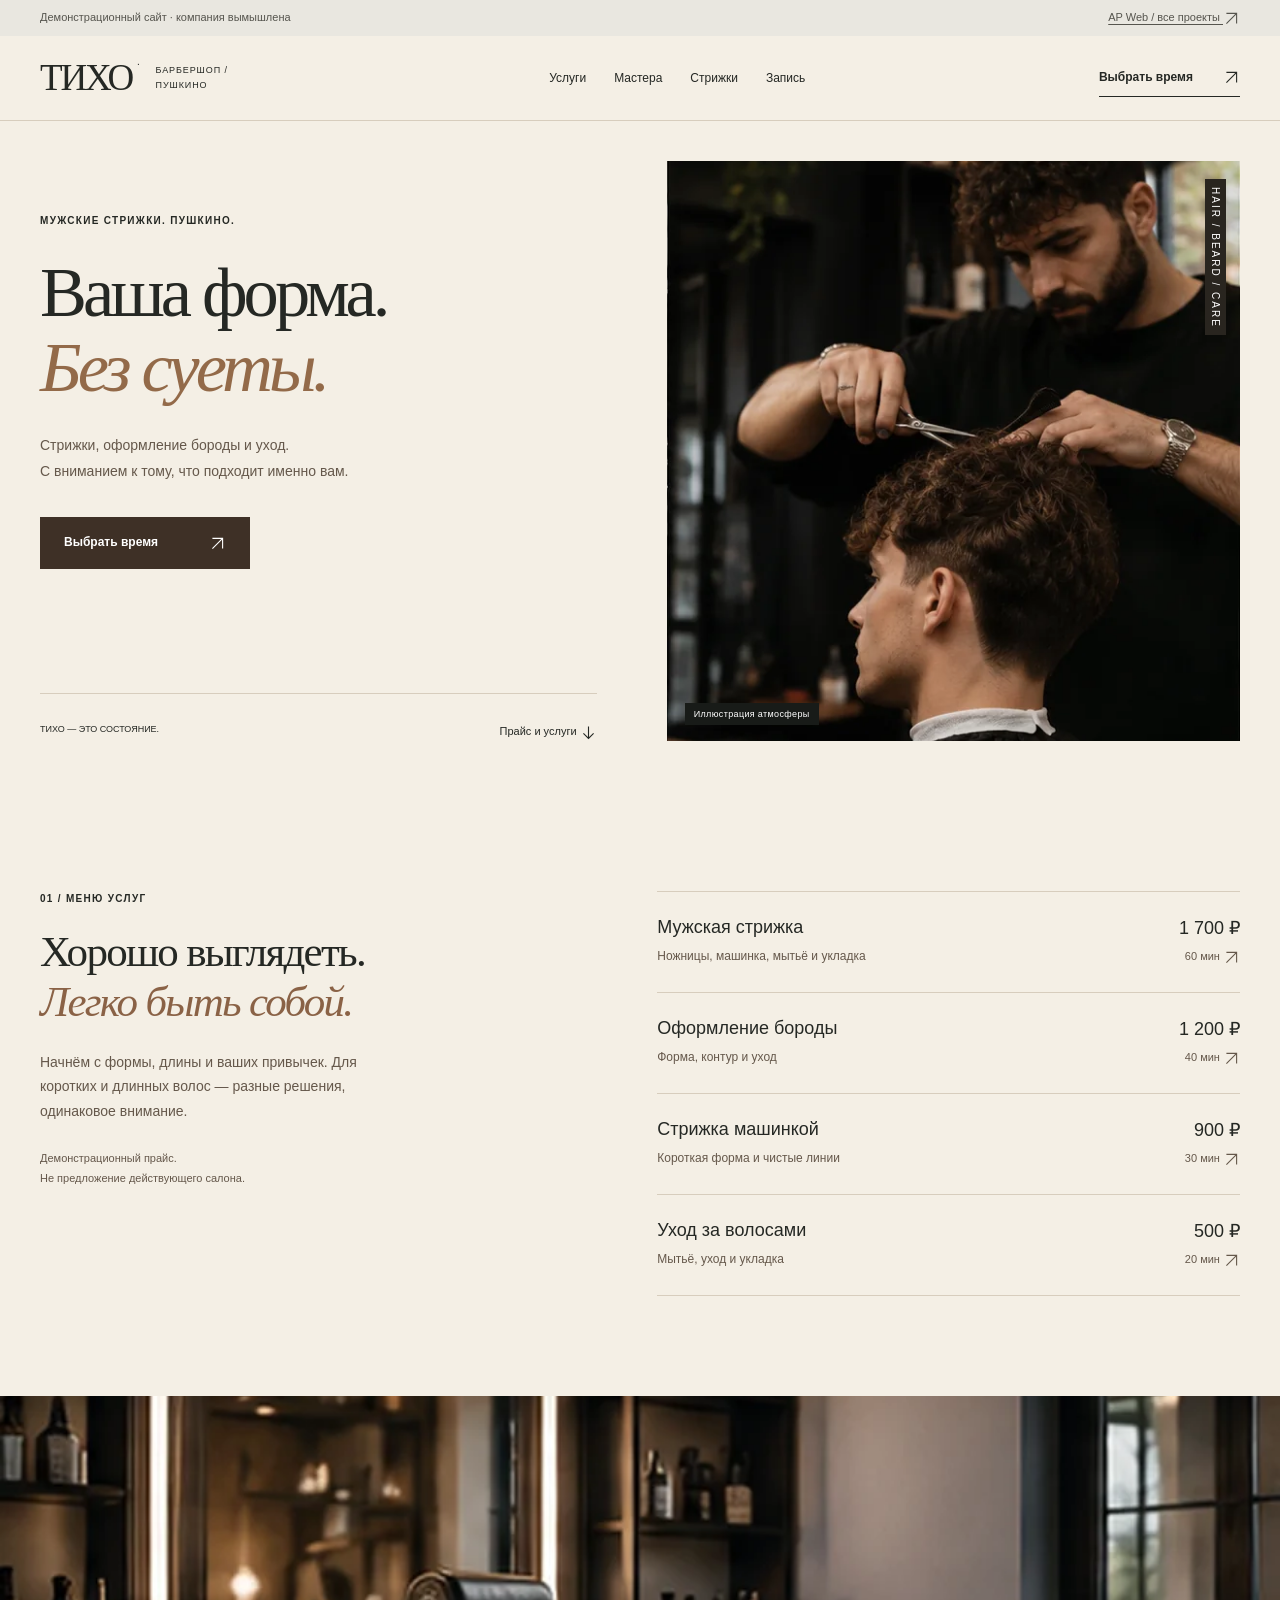
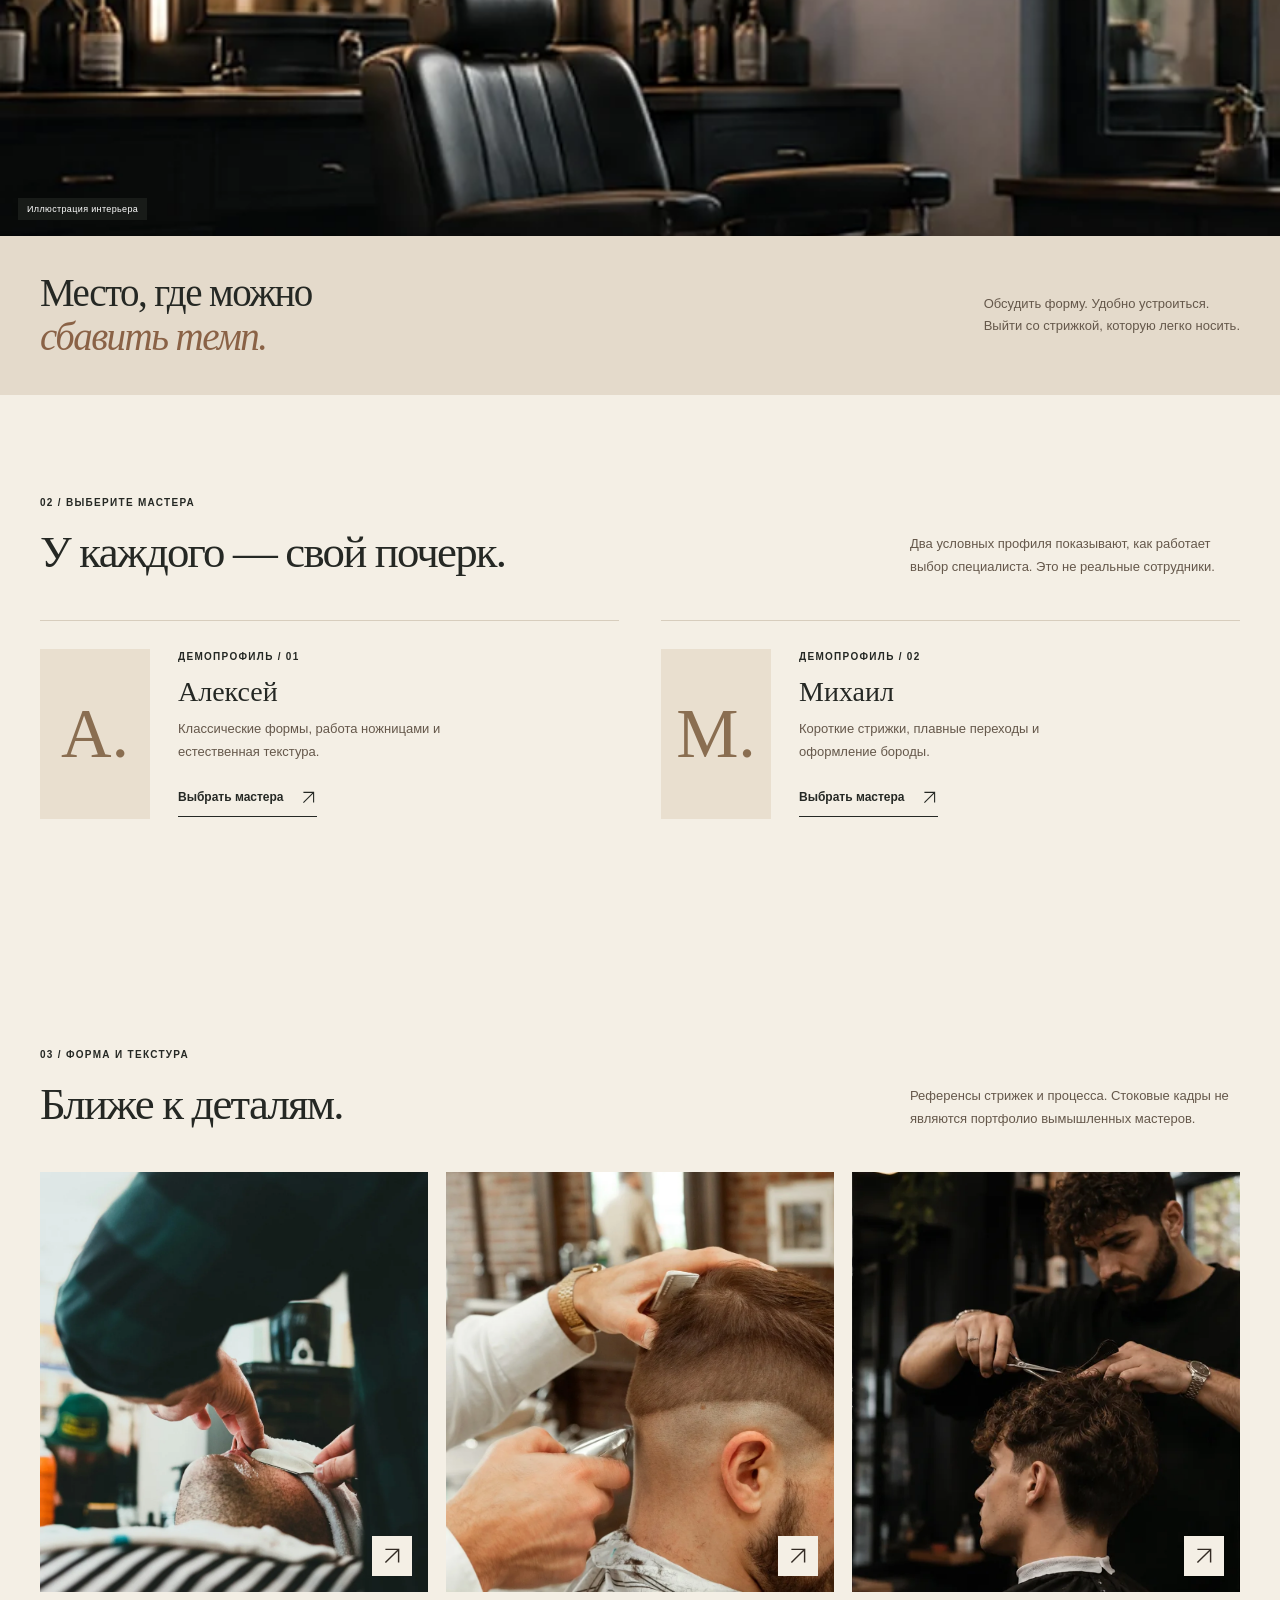
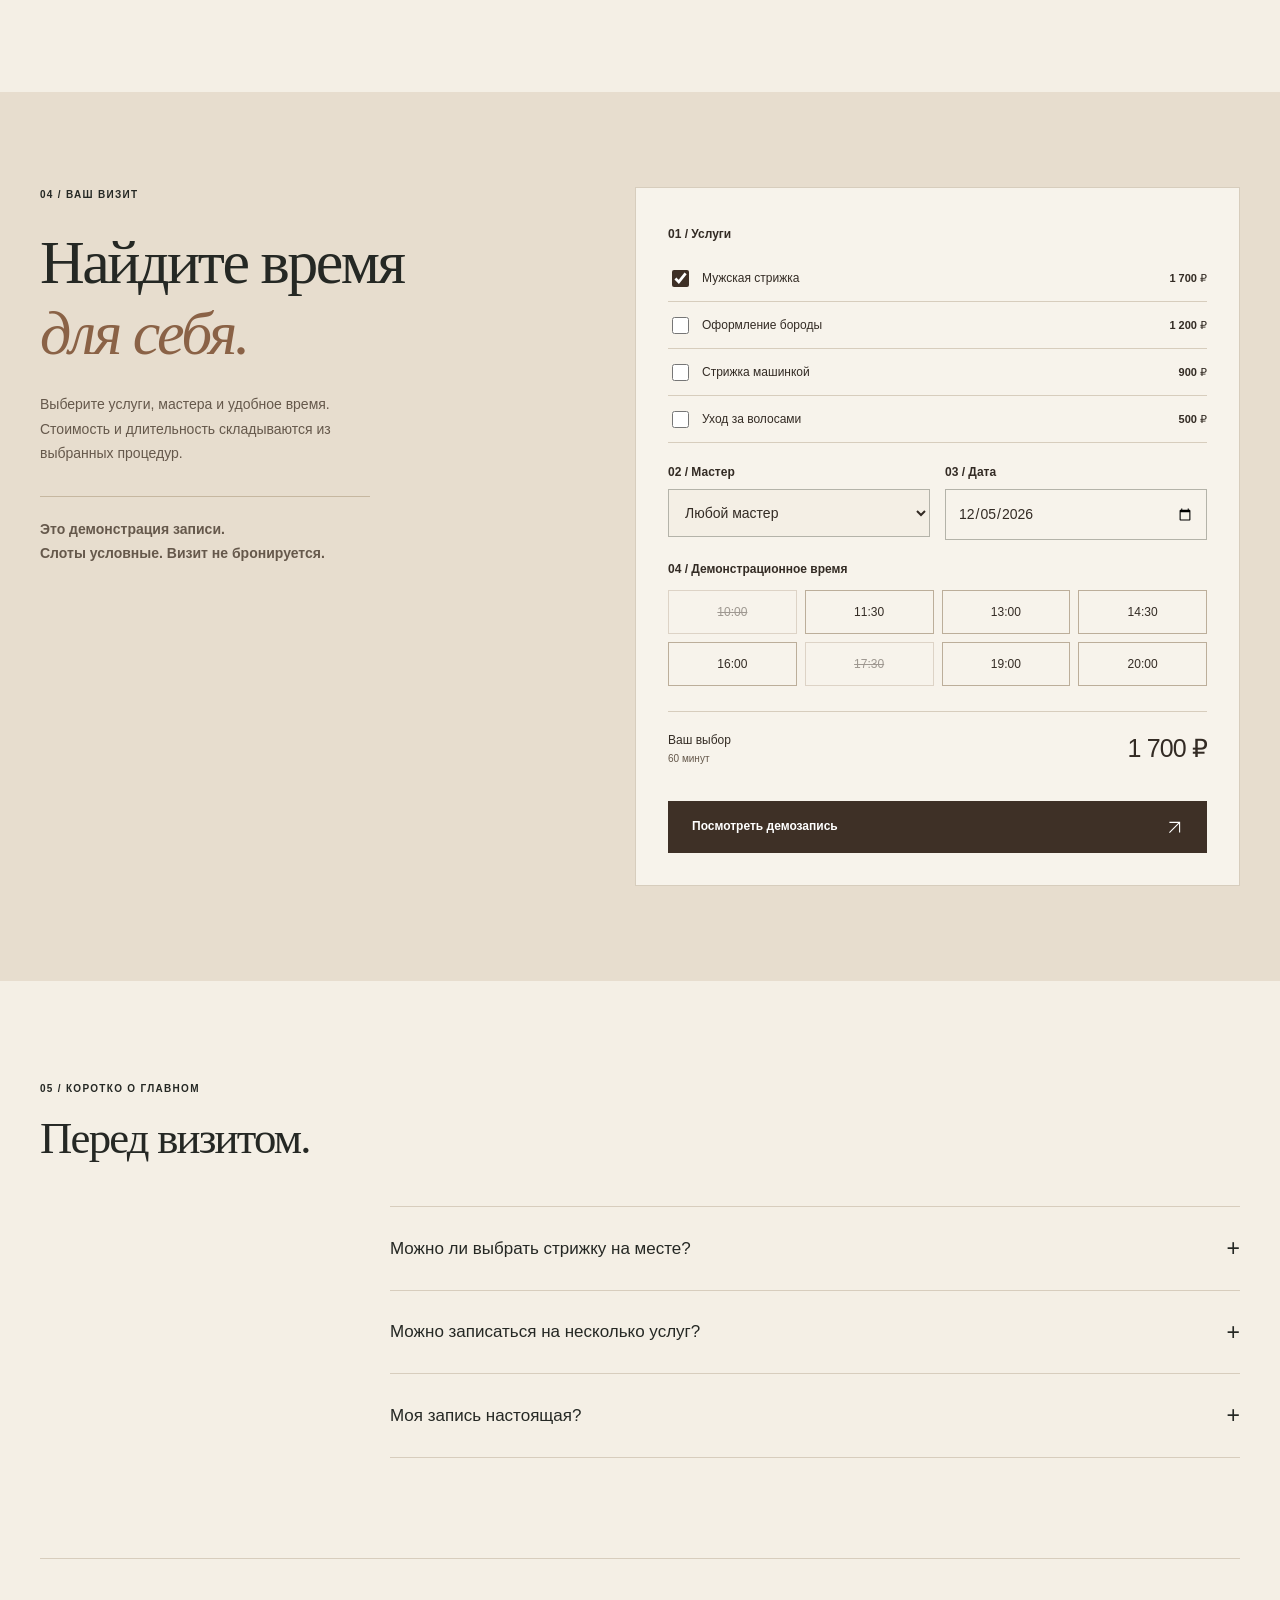
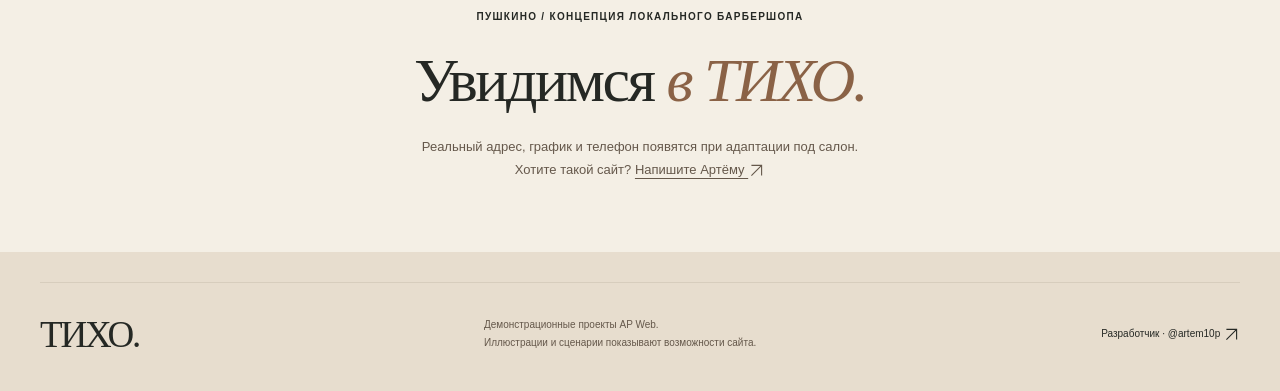
<file: examples/barber/index.html>
<!doctype html>
<html lang="ru">
  <head>
    <meta charset="utf-8" />
    <meta name="viewport" content="width=device-width,initial-scale=1" />
    <meta name="theme-color" content="#f5f3ed" />
    <title>ТИХО — мужские стрижки и борода · демонстрация</title>
    <meta
      name="description"
      content="Барбершоп в Пушкино: демонстрационный прайс, подбор услуги и мастера, интерактивный пример онлайн-записи."
    />
    <meta name="robots" content="noindex,follow" />
    <meta property="og:type" content="website" />
    <meta property="og:locale" content="ru_RU" />
    <meta
      property="og:title"
      content="ТИХО — мужские стрижки и борода · демонстрация"
    />
    <meta
      property="og:description"
      content="Барбершоп в Пушкино: демонстрационный прайс, подбор услуги и мастера, интерактивный пример онлайн-записи."
    />
    <meta
      property="og:url"
      content="https://apestalina-byte.github.io/ap-web-business-demos/examples/barber/"
    />
    <meta
      property="og:image"
      content="https://apestalina-byte.github.io/ap-web-business-demos/assets/barber-hero.webp"
    />
    <link rel="icon" href="../../assets/favicon.svg" type="image/svg+xml" />
    <link rel="stylesheet" href="../../assets/base.css" />
    <link rel="stylesheet" href="../../assets/barber.css" />
    <script defer src="../../assets/common.js"></script>
    <script defer src="../../assets/barber.js"></script>
  </head>
  <body class="barber">
    <a class="skip" href="#content">К содержанию</a>
    <div class="demo-note">
      Демонстрационный сайт · компания вымышлена
      <a href="../../index.html"
        >AP Web / все проекты
        <svg class="arrow-icon" viewBox="0 0 20 20" aria-hidden="true">
          <path d="M4 16 16 4M4 4h12v12" /></svg
      ></a>
    </div>
    <header class="site-header">
      <div class="wrap header-inner">
        <a class="brand" href="#top"
          ><span class="brand-name">ТИХО<span>.</span></span
          ><span class="brand-meta">БАРБЕРШОП / ПУШКИНО</span></a
        >
        <nav
          id="navigation"
          class="nav-links"
          data-nav
          aria-label="Основная навигация"
        >
          <a href="#prices">Услуги</a><a href="#masters">Мастера</a
          ><a href="#gallery">Стрижки</a><a href="#booking">Запись</a>
        </nav>
        <div class="header-actions">
          <a class="header-cta" href="#booking"
            >Выбрать время
            <span aria-hidden="true"
              ><svg class="arrow-icon" viewBox="0 0 20 20" aria-hidden="true">
                <path d="M4 16 16 4M4 4h12v12" /></svg></span></a
          ><button
            class="menu-toggle"
            data-menu-toggle
            aria-controls="navigation"
            aria-expanded="false"
            aria-label="Открыть меню"
          >
            <span></span><span></span>
          </button>
        </div>
      </div>
    </header>
    <main id="content">
      <section class="barber-hero wrap" id="top">
        <div class="barber-hero-copy">
          <span class="eyebrow">МУЖСКИЕ СТРИЖКИ. ПУШКИНО.</span>
          <h1>Ваша форма.<br /><em>Без суеты.</em></h1>
          <p>
            Стрижки, оформление бороды и уход.<br />С вниманием к тому, что
            подходит именно вам.
          </p>
          <a href="#booking" class="btn"
            >Выбрать время
            <span
              ><svg class="arrow-icon" viewBox="0 0 20 20" aria-hidden="true">
                <path d="M4 16 16 4M4 4h12v12" /></svg></span
          ></a>
          <div class="barber-bottom">
            <span>ТИХО — ЭТО СОСТОЯНИЕ.</span
            ><a href="#prices"
              >Прайс и услуги
              <svg class="arrow-icon" viewBox="0 0 20 20" aria-hidden="true">
                <path d="M10 3v14M4 11l6 6 6-6" /></svg
            ></a>
          </div>
        </div>
        <div class="barber-hero-picture">
          <img
            src="../../assets/barber-hero.webp"
            alt="Барбер работает ножницами над мужской стрижкой"
            fetchpriority="high"
            width="591"
            height="887"
          /><span class="image-label">Иллюстрация атмосферы</span>
          <div class="vertical-label">HAIR / BEARD / CARE</div>
        </div>
      </section>
      <section class="wrap section" id="prices">
        <div class="barber-price-layout">
          <div>
            <span class="eyebrow">01 / МЕНЮ УСЛУГ</span>
            <h2>Хорошо выглядеть.<br /><em>Легко быть собой.</em></h2>
            <p>
              Начнём с формы, длины и ваших привычек. Для коротких и длинных
              волос — разные решения, одинаковое внимание.
            </p>
            <span class="demo-caption"
              >Демонстрационный прайс.<br />Не предложение действующего
              салона.</span
            >
          </div>
          <div class="price-menu">
            <a class="price-row" href="#booking"
              ><div>
                <h3>Мужская стрижка</h3>
                <p>Ножницы, машинка, мытьё и укладка</p>
              </div>
              <div>
                <strong>1 700 ₽</strong
                ><small
                  >60 мин
                  <svg
                    class="arrow-icon"
                    viewBox="0 0 20 20"
                    aria-hidden="true"
                  >
                    <path d="M4 16 16 4M4 4h12v12" /></svg
                ></small></div></a
            ><a class="price-row" href="#booking"
              ><div>
                <h3>Оформление бороды</h3>
                <p>Форма, контур и уход</p>
              </div>
              <div>
                <strong>1 200 ₽</strong
                ><small
                  >40 мин
                  <svg
                    class="arrow-icon"
                    viewBox="0 0 20 20"
                    aria-hidden="true"
                  >
                    <path d="M4 16 16 4M4 4h12v12" /></svg
                ></small></div></a
            ><a class="price-row" href="#booking"
              ><div>
                <h3>Стрижка машинкой</h3>
                <p>Короткая форма и чистые линии</p>
              </div>
              <div>
                <strong>900 ₽</strong
                ><small
                  >30 мин
                  <svg
                    class="arrow-icon"
                    viewBox="0 0 20 20"
                    aria-hidden="true"
                  >
                    <path d="M4 16 16 4M4 4h12v12" /></svg
                ></small></div></a
            ><a class="price-row" href="#booking"
              ><div>
                <h3>Уход за волосами</h3>
                <p>Мытьё, уход и укладка</p>
              </div>
              <div>
                <strong>500 ₽</strong
                ><small
                  >20 мин
                  <svg
                    class="arrow-icon"
                    viewBox="0 0 20 20"
                    aria-hidden="true"
                  >
                    <path d="M4 16 16 4M4 4h12v12" /></svg
                ></small></div
            ></a>
          </div>
        </div>
      </section>
      <section class="barber-atmosphere">
        <div class="wide-photo">
          <img
            src="../../assets/barber-detail.webp"
            alt="Кресло и зеркало в тёплом интерьере барбершопа"
            loading="lazy"
            width="856"
            height="380"
          /><span class="image-label">Иллюстрация интерьера</span>
        </div>
        <div class="wrap atmosphere-caption">
          <h2>Место, где можно<br /><em>сбавить темп.</em></h2>
          <p>
            Обсудить форму. Удобно устроиться.<br />Выйти со стрижкой, которую
            легко носить.
          </p>
        </div>
      </section>
      <section class="wrap section" id="masters">
        <div class="section-head">
          <div>
            <span class="eyebrow">02 / ВЫБЕРИТЕ МАСТЕРА</span>
            <h2>У каждого — свой почерк.</h2>
          </div>
          <p>
            Два условных профиля показывают, как работает выбор специалиста. Это
            не реальные сотрудники.
          </p>
        </div>
        <div class="masters-grid">
          <article class="master-profile">
            <span class="master-monogram" aria-hidden="true">А.</span>
            <div>
              <span class="eyebrow">ДЕМОПРОФИЛЬ / 01</span>
              <h3>Алексей</h3>
              <p>
                Классические формы, работа ножницами и естественная текстура.
              </p>
              <button type="button" class="text-link" data-master="Алексей">
                Выбрать мастера
                <svg class="arrow-icon" viewBox="0 0 20 20" aria-hidden="true">
                  <path d="M4 16 16 4M4 4h12v12" />
                </svg>
              </button>
            </div>
          </article>
          <article class="master-profile">
            <span class="master-monogram" aria-hidden="true">М.</span>
            <div>
              <span class="eyebrow">ДЕМОПРОФИЛЬ / 02</span>
              <h3>Михаил</h3>
              <p>Короткие стрижки, плавные переходы и оформление бороды.</p>
              <button type="button" class="text-link" data-master="Михаил">
                Выбрать мастера
                <svg class="arrow-icon" viewBox="0 0 20 20" aria-hidden="true">
                  <path d="M4 16 16 4M4 4h12v12" />
                </svg>
              </button>
            </div>
          </article>
        </div>
      </section>
      <section class="wrap section" id="gallery">
        <div class="section-head">
          <div>
            <span class="eyebrow">03 / ФОРМА И ТЕКСТУРА</span>
            <h2>Ближе к деталям.</h2>
          </div>
          <p>
            Референсы стрижек и процесса. Стоковые кадры не являются портфолио
            вымышленных мастеров.
          </p>
        </div>
        <div class="barber-gallery">
          <button
            type="button"
            class="gallery-photo"
            data-gallery
            data-caption="Короткая форма · стоковый референс"
            aria-label="Увеличить: Работа барбера над короткой мужской стрижкой"
          >
            <img
              src="../../assets/barber-cut.webp"
              alt="Работа барбера над короткой мужской стрижкой"
              loading="lazy"
              width="1067"
              height="1600"
            /><span class="zoom-mark" aria-hidden="true"
              ><svg class="arrow-icon" viewBox="0 0 20 20" aria-hidden="true">
                <path d="M4 16 16 4M4 4h12v12" /></svg
            ></span></button
          ><button
            type="button"
            class="gallery-photo"
            data-gallery
            data-caption="Работа с формой · стоковый референс"
            aria-label="Увеличить: Мастер стрижёт клиента в барбершопе"
          >
            <img
              src="../../assets/barber-work.webp"
              alt="Мастер стрижёт клиента в барбершопе"
              loading="lazy"
              width="1600"
              height="1067"
            /><span class="zoom-mark" aria-hidden="true"
              ><svg class="arrow-icon" viewBox="0 0 20 20" aria-hidden="true">
                <path d="M4 16 16 4M4 4h12v12" /></svg
            ></span></button
          ><button
            type="button"
            class="gallery-photo"
            data-gallery
            data-caption="Внимание к текстуре · иллюстрация"
            aria-label="Увеличить: Ножницы и текстура мужской стрижки"
          >
            <img
              src="../../assets/barber-hero.webp"
              alt="Ножницы и текстура мужской стрижки"
              loading="lazy"
              width="591"
              height="887"
            /><span class="zoom-mark" aria-hidden="true"
              ><svg class="arrow-icon" viewBox="0 0 20 20" aria-hidden="true">
                <path d="M4 16 16 4M4 4h12v12" /></svg
            ></span>
          </button>
        </div>
      </section>
      <section class="booking-section" id="booking">
        <div class="wrap booking-grid">
          <div>
            <span class="eyebrow">04 / ВАШ ВИЗИТ</span>
            <h2>Найдите время<br /><em>для себя.</em></h2>
            <p>
              Выберите услуги, мастера и удобное время. Стоимость и длительность
              складываются из выбранных процедур.
            </p>
            <p class="booking-warning">
              Это демонстрация записи.<br />Слоты условные. Визит не
              бронируется.
            </p>
          </div>
          <form id="barber-form" class="form-panel">
            <fieldset>
              <legend>01 / Услуги</legend>
              <label class="check"
                ><input
                  type="checkbox"
                  name="hair"
                  value="1700"
                  data-minutes="60"
                  data-name="Мужская стрижка"
                  checked
                />
                Мужская стрижка <span>1 700 ₽</span></label
              ><label class="check"
                ><input
                  type="checkbox"
                  name="beard"
                  value="1200"
                  data-minutes="40"
                  data-name="Оформление бороды"
                />
                Оформление бороды <span>1 200 ₽</span></label
              ><label class="check"
                ><input
                  type="checkbox"
                  name="machine"
                  value="900"
                  data-minutes="30"
                  data-name="Стрижка машинкой"
                />
                Стрижка машинкой <span>900 ₽</span></label
              ><label class="check"
                ><input
                  type="checkbox"
                  name="care"
                  value="500"
                  data-minutes="20"
                  data-name="Уход за волосами"
                />
                Уход за волосами <span>500 ₽</span></label
              >
            </fieldset>
            <div class="field-pair">
              <div>
                <label for="master">02 / Мастер</label
                ><select id="master">
                  <option>Любой мастер</option>
                  <option>Алексей</option>
                  <option>Михаил</option>
                </select>
              </div>
              <div>
                <label for="day">03 / Дата</label
                ><input id="day" type="date" required />
              </div>
            </div>
            <fieldset>
              <legend>04 / Демонстрационное время</legend>
              <div class="slots" id="slots"></div>
            </fieldset>
            <div class="estimate">
              <span>Ваш выбор<br /><small id="duration">60 минут</small></span
              ><output id="barber-total" aria-live="polite">1 700 ₽</output>
            </div>
            <button class="btn" type="submit">
              Посмотреть демозапись
              <svg class="arrow-icon" viewBox="0 0 20 20" aria-hidden="true">
                <path d="M4 16 16 4M4 4h12v12" />
              </svg>
            </button>
            <p
              id="booking-result"
              class="booking-result"
              hidden
              role="status"
            ></p>
            <div class="brief-result" hidden>
              <label for="brief">Текст обращения</label
              ><textarea id="brief" rows="6" readonly></textarea>
              <div class="brief-actions">
                <button class="btn secondary" type="button" data-copy>
                  Скопировать текст</button
                ><a
                  class="btn"
                  href="https://t.me/artem10p"
                  target="_blank"
                  rel="noopener noreferrer"
                  >Telegram разработчика
                  <svg
                    class="arrow-icon"
                    viewBox="0 0 20 20"
                    aria-hidden="true"
                  >
                    <path d="M4 16 16 4M4 4h12v12" /></svg
                ></a>
              </div>
            </div>
            <p class="form-status" role="status" aria-live="polite"></p>
          </form>
        </div>
      </section>
      <section class="wrap section" id="questions">
        <div class="section-head">
          <div>
            <span class="eyebrow">05 / КОРОТКО О ГЛАВНОМ</span>
            <h2>Перед визитом.</h2>
          </div>
        </div>
        <div class="faq">
          <details>
            <summary>Можно ли выбрать стрижку на месте?</summary>
            <div>
              <p>
                На настоящем приёме форму можно обсудить с мастером до начала
                работы. Покажите референс и расскажите, как обычно укладываете
                волосы.
              </p>
            </div>
          </details>
          <details>
            <summary>Можно записаться на несколько услуг?</summary>
            <div>
              <p>
                Да, в демонстрации услуги суммируются. Два варианта стрижки
                исключают друг друга. Длительность влияет на показанные варианты
                времени.
              </p>
            </div>
          </details>
          <details>
            <summary>Моя запись настоящая?</summary>
            <div>
              <p>
                Нет. Подтверждение показывает только работу интерфейса. Данные
                не передаются салону и не сохраняются на сервере.
              </p>
            </div>
          </details>
        </div>
      </section>
      <section class="barber-contact wrap" id="contact">
        <span class="eyebrow">ПУШКИНО / КОНЦЕПЦИЯ ЛОКАЛЬНОГО БАРБЕРШОПА</span>
        <h2>Увидимся <em>в ТИХО.</em></h2>
        <p>
          Реальный адрес, график и телефон появятся при адаптации под салон.<br />Хотите
          такой сайт?
          <a href="https://t.me/artem10p"
            >Напишите Артёму
            <svg class="arrow-icon" viewBox="0 0 20 20" aria-hidden="true">
              <path d="M4 16 16 4M4 4h12v12" /></svg
          ></a>
        </p>
      </section>
    </main>
    <a class="mobile-action" href="#booking"
      >Выбрать время
      <svg class="arrow-icon" viewBox="0 0 20 20" aria-hidden="true">
        <path d="M4 16 16 4M4 4h12v12" /></svg
    ></a>
    <footer class="site-footer">
      <div class="wrap footer-inner">
        <a class="brand-name" href="#top">ТИХО.</a>
        <p>
          Демонстрационные проекты AP Web.<br />Иллюстрации и сценарии
          показывают возможности сайта.
        </p>
        <a
          href="https://t.me/artem10p"
          target="_blank"
          rel="noopener noreferrer"
          >Разработчик · @artem10p
          <svg class="arrow-icon" viewBox="0 0 20 20" aria-hidden="true">
            <path d="M4 16 16 4M4 4h12v12" /></svg
        ></a>
      </div>
    </footer>
    <dialog id="lightbox" aria-label="Просмотр фотографии">
      <div class="lightbox-bar">
        <span id="photo-count"></span
        ><button type="button" data-close aria-label="Закрыть фотографию">
          Закрыть ×
        </button>
      </div>
      <img id="lightbox-image" alt="" />
      <div class="lightbox-bottom">
        <button type="button" data-prev aria-label="Предыдущая фотография">
          <svg class="arrow-icon" viewBox="0 0 20 20" aria-hidden="true">
            <path d="M17 10H3M9 4l-6 6 6 6" />
          </svg>
          Назад
        </button>
        <p id="photo-caption"></p>
        <button type="button" data-next aria-label="Следующая фотография">
          Далее
          <svg class="arrow-icon" viewBox="0 0 20 20" aria-hidden="true">
            <path d="M3 10h14M11 4l6 6-6 6" />
          </svg>
        </button>
      </div>
    </dialog>
  </body>
</html>
</file>
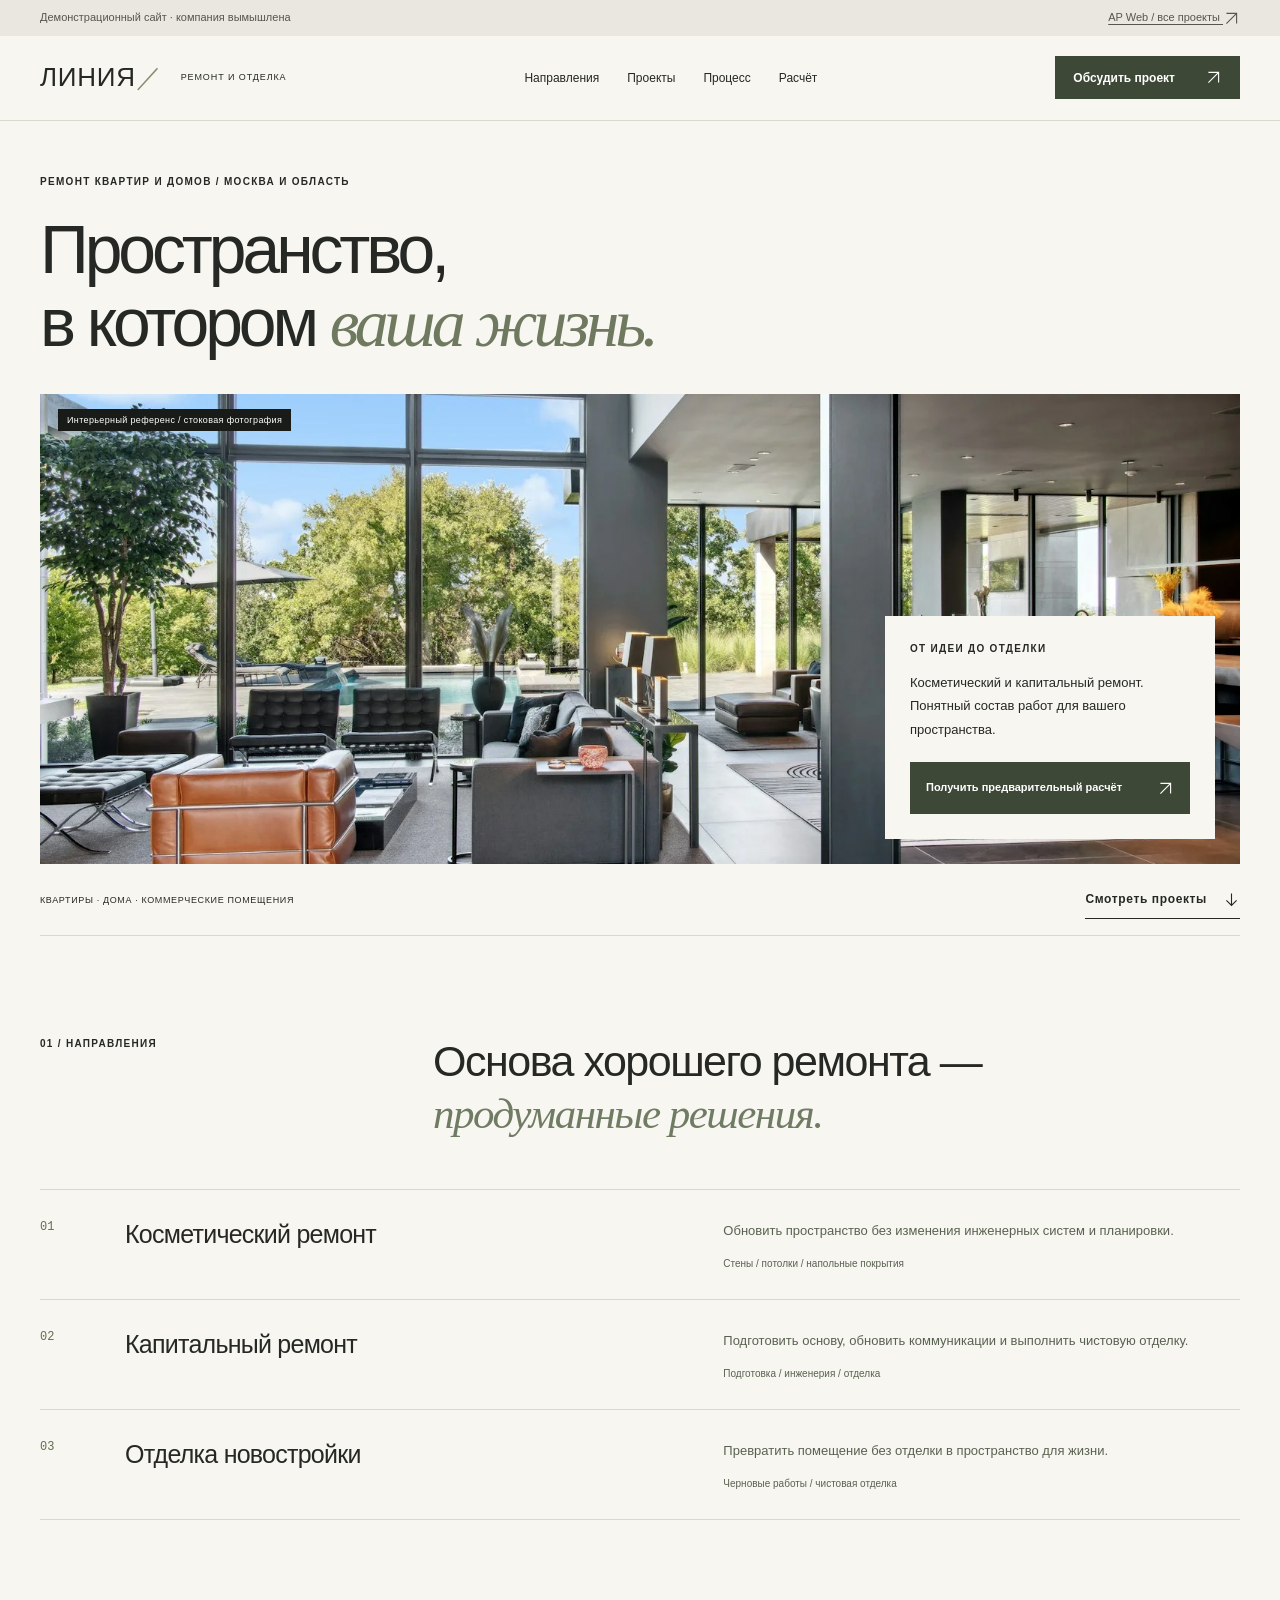
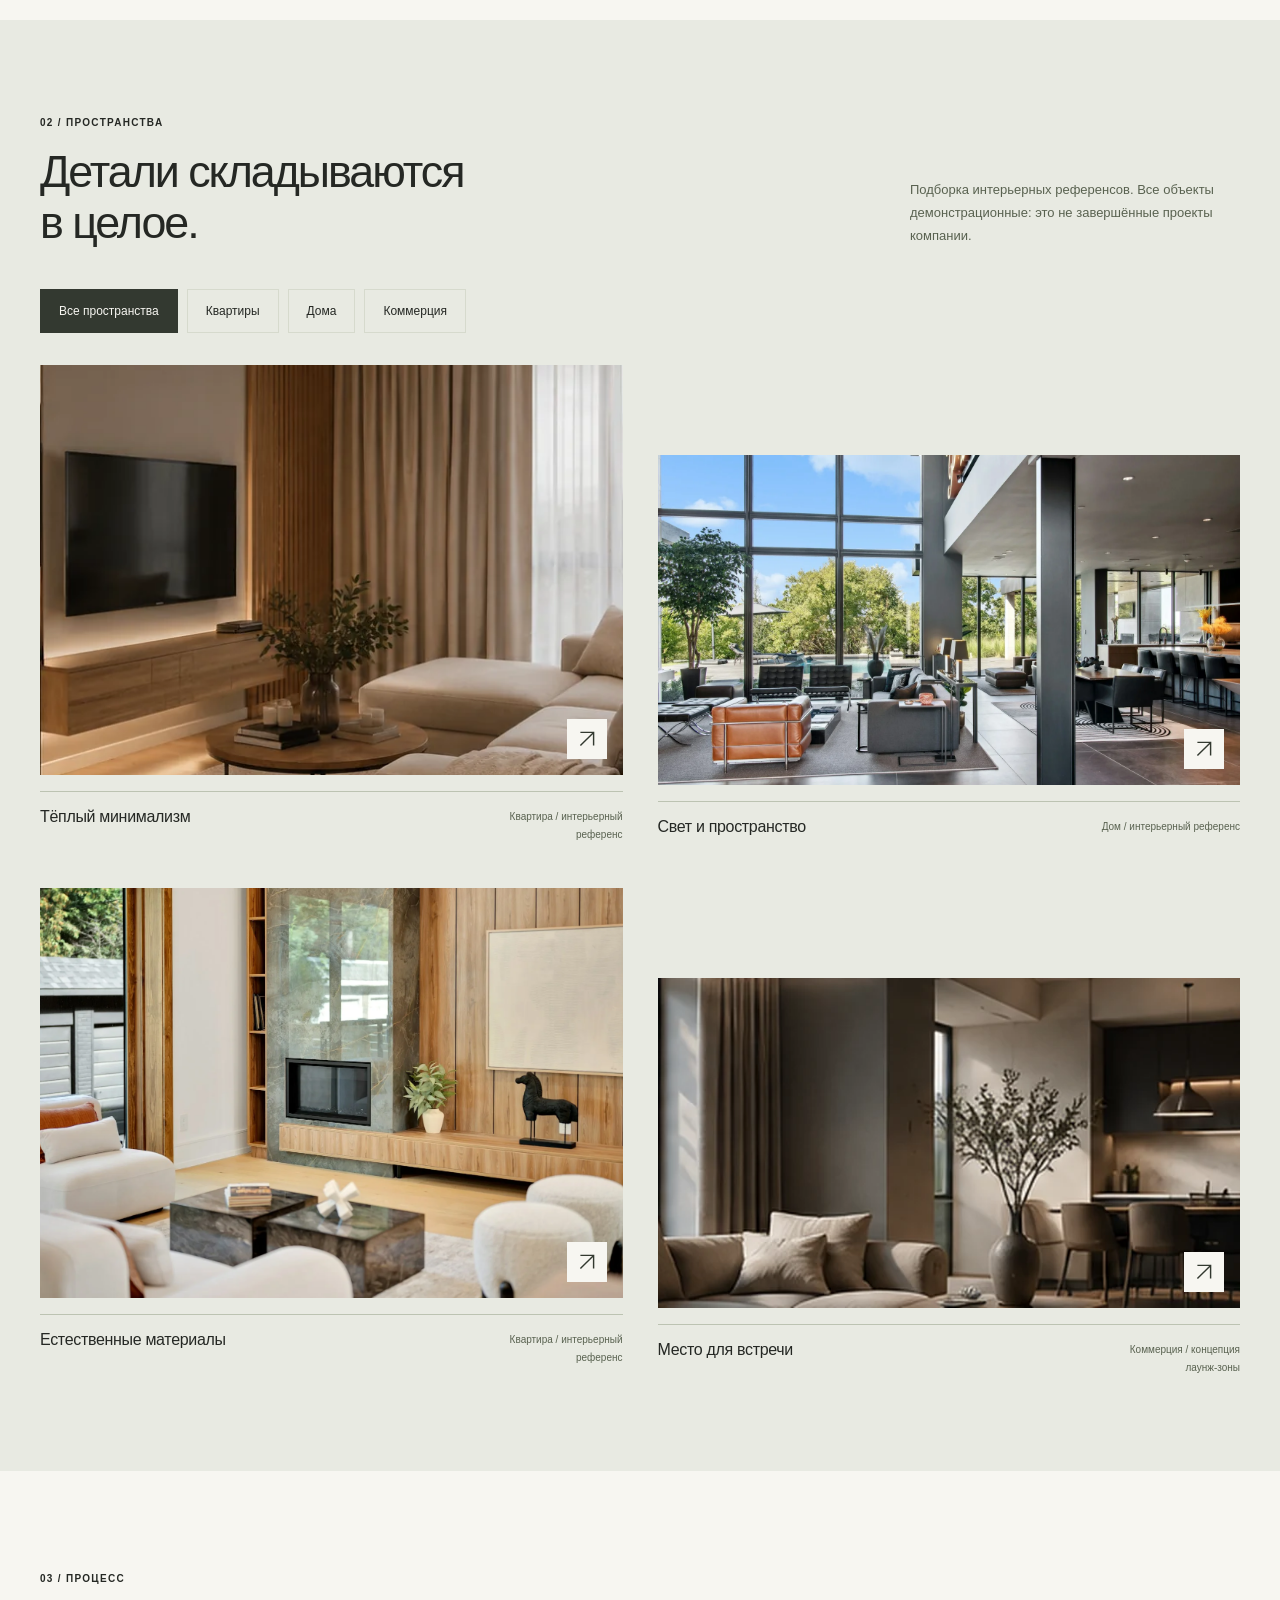
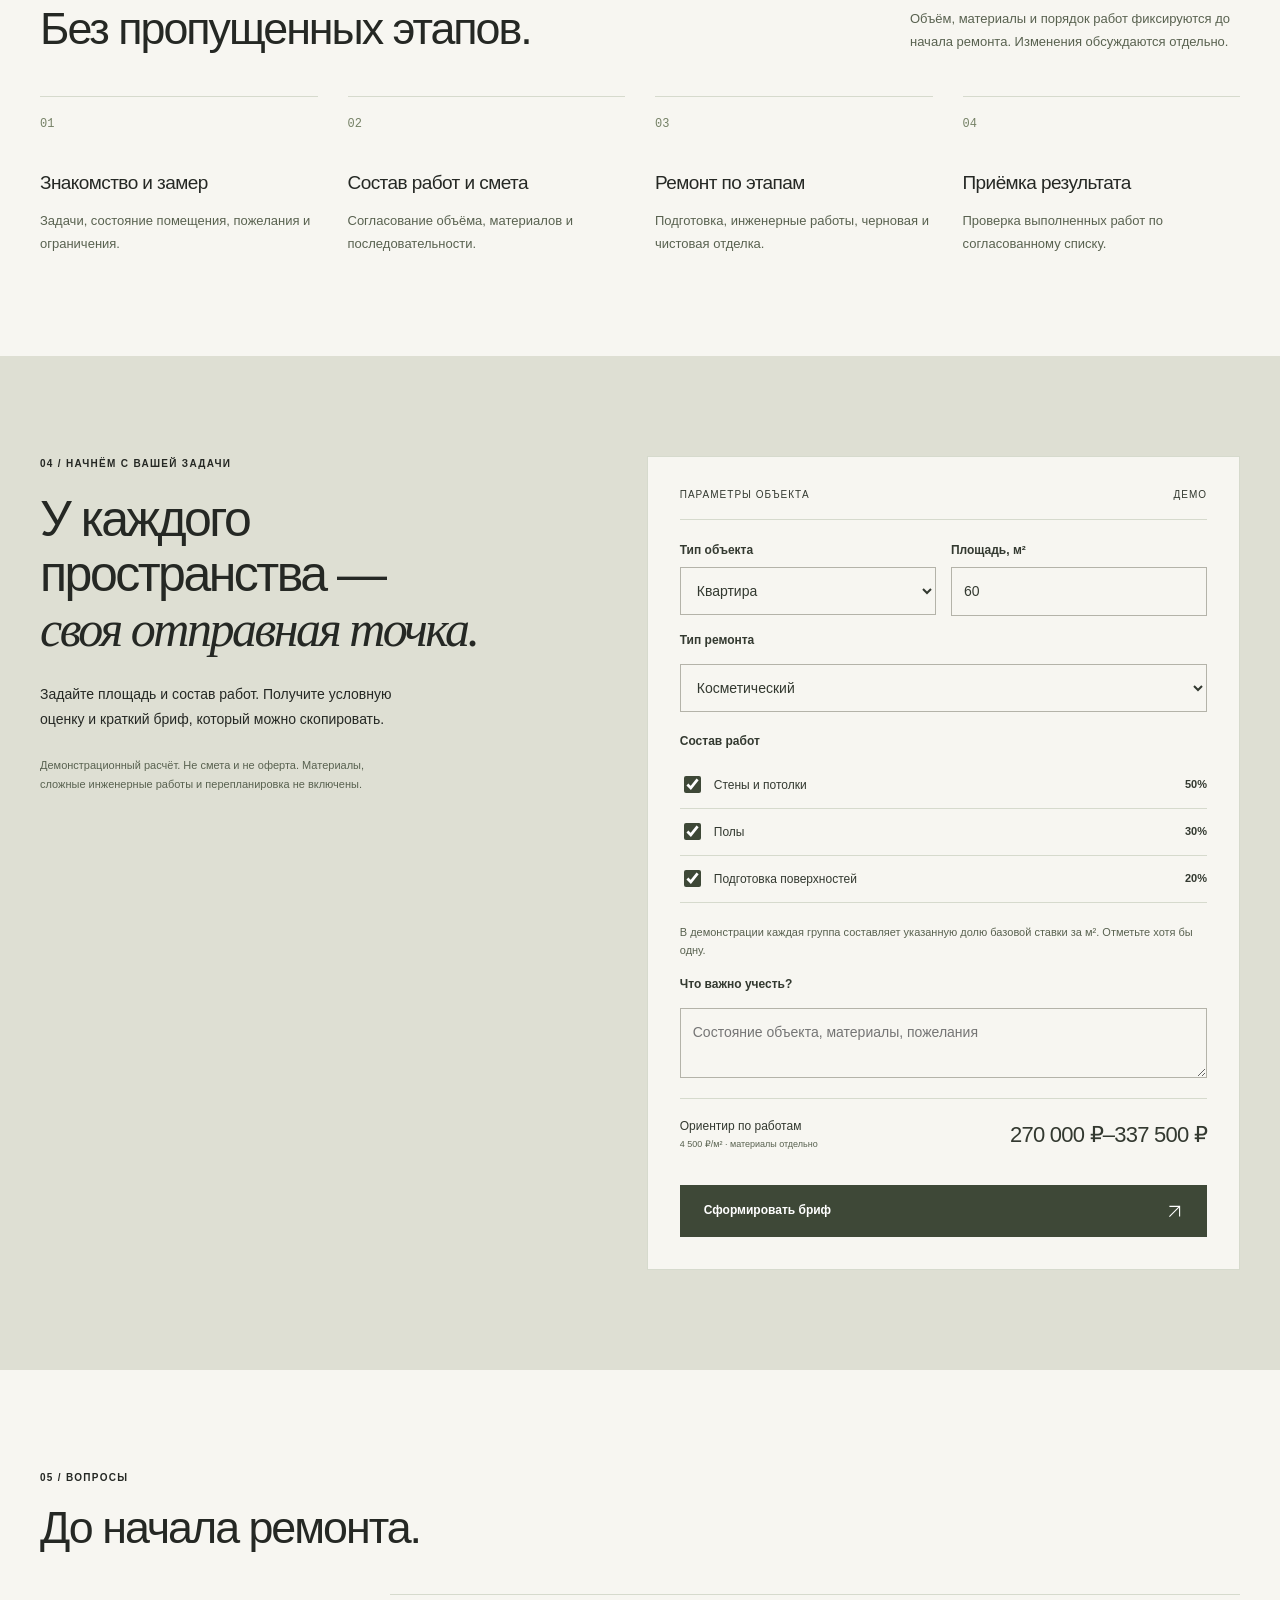
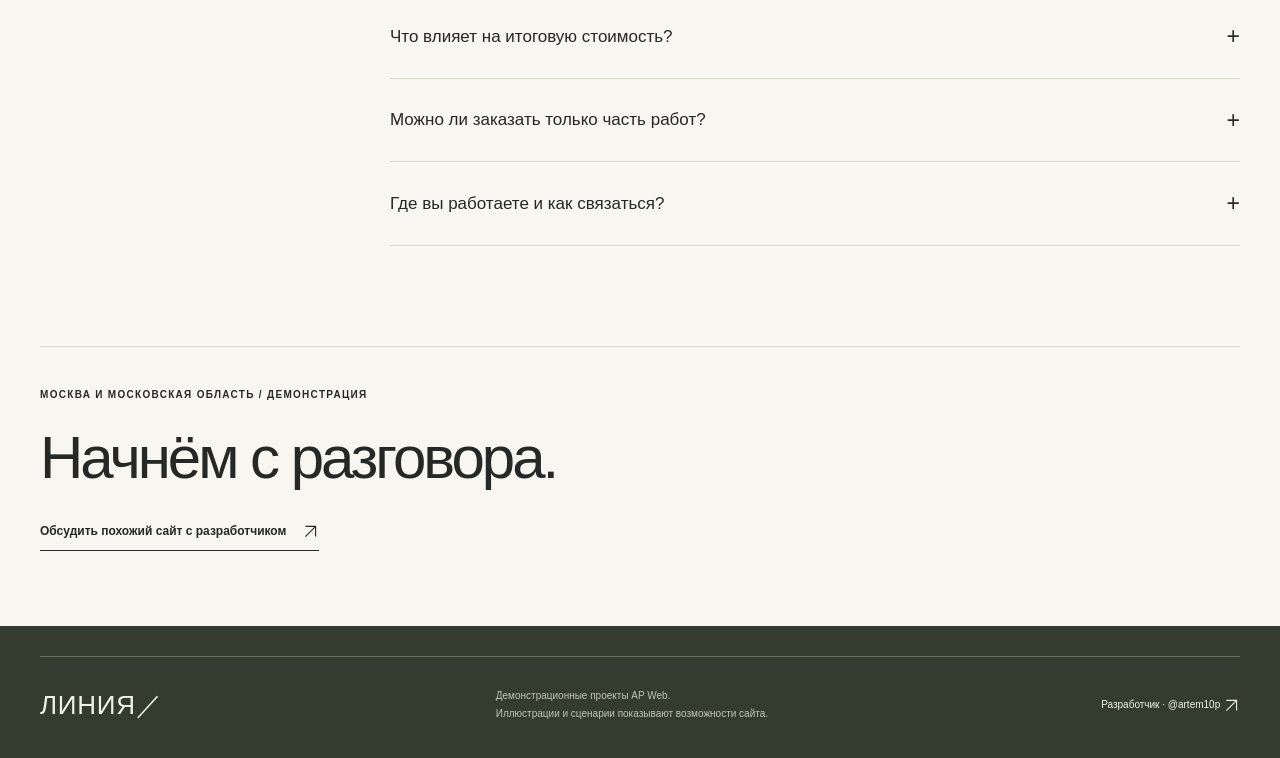
<file: examples/repair/index.html>
<!doctype html>
<html lang="ru">
  <head>
    <meta charset="utf-8" />
    <meta name="viewport" content="width=device-width,initial-scale=1" />
    <meta name="theme-color" content="#f5f3ed" />
    <title>ЛИНИЯ — ремонт и отделка · демонстрация</title>
    <meta
      name="description"
      content="Концепция сайта ремонта квартир в Москве и области: интерьерные референсы, состав работ и предварительный расчёт."
    />
    <meta name="robots" content="noindex,follow" />
    <meta property="og:type" content="website" />
    <meta property="og:locale" content="ru_RU" />
    <meta
      property="og:title"
      content="ЛИНИЯ — ремонт и отделка · демонстрация"
    />
    <meta
      property="og:description"
      content="Концепция сайта ремонта квартир в Москве и области: интерьерные референсы, состав работ и предварительный расчёт."
    />
    <meta
      property="og:url"
      content="https://apestalina-byte.github.io/ap-web-business-demos/examples/repair/"
    />
    <meta
      property="og:image"
      content="https://apestalina-byte.github.io/ap-web-business-demos/assets/repair-hero.webp"
    />
    <link rel="icon" href="../../assets/favicon.svg" type="image/svg+xml" />
    <link rel="stylesheet" href="../../assets/base.css" />
    <link rel="stylesheet" href="../../assets/repair.css" />
    <script defer src="../../assets/common.js"></script>
    <script defer src="../../assets/repair.js"></script>
  </head>
  <body class="repair">
    <a class="skip" href="#content">К содержанию</a>
    <div class="demo-note">
      Демонстрационный сайт · компания вымышлена
      <a href="../../index.html"
        >AP Web / все проекты
        <svg class="arrow-icon" viewBox="0 0 20 20" aria-hidden="true">
          <path d="M4 16 16 4M4 4h12v12" /></svg
      ></a>
    </div>
    <header class="site-header">
      <div class="wrap header-inner">
        <a class="brand" href="#top"
          ><span class="brand-name">ЛИНИЯ<span>／</span></span
          ><span class="brand-meta">РЕМОНТ И ОТДЕЛКА</span></a
        >
        <nav
          id="navigation"
          class="nav-links"
          data-nav
          aria-label="Основная навигация"
        >
          <a href="#services">Направления</a><a href="#projects">Проекты</a
          ><a href="#process">Процесс</a><a href="#estimate">Расчёт</a>
        </nav>
        <div class="header-actions">
          <a class="header-cta" href="#estimate"
            >Обсудить проект
            <span aria-hidden="true"
              ><svg class="arrow-icon" viewBox="0 0 20 20" aria-hidden="true">
                <path d="M4 16 16 4M4 4h12v12" /></svg></span></a
          ><button
            class="menu-toggle"
            data-menu-toggle
            aria-controls="navigation"
            aria-expanded="false"
            aria-label="Открыть меню"
          >
            <span></span><span></span>
          </button>
        </div>
      </div>
    </header>
    <main id="content">
      <section class="repair-hero wrap" id="top">
        <div class="repair-hero-title">
          <span class="eyebrow">РЕМОНТ КВАРТИР И ДОМОВ / МОСКВА И ОБЛАСТЬ</span>
          <h1>Пространство,<br />в котором <em>ваша жизнь.</em></h1>
        </div>
        <div class="repair-hero-image">
          <img
            src="../../assets/repair-room.webp"
            alt="Светлая гостиная с большими окнами"
            fetchpriority="high"
            width="1600"
            height="1067"
          /><span class="image-label"
            >Интерьерный референс / стоковая фотография</span
          >
          <div class="repair-hero-card">
            <span class="eyebrow">ОТ ИДЕИ ДО ОТДЕЛКИ</span>
            <p>
              Косметический и капитальный ремонт. Понятный состав работ для
              вашего пространства.
            </p>
            <a class="btn" href="#estimate"
              >Получить предварительный расчёт
              <svg class="arrow-icon" viewBox="0 0 20 20" aria-hidden="true">
                <path d="M4 16 16 4M4 4h12v12" /></svg
            ></a>
          </div>
        </div>
        <div class="repair-hero-foot">
          <span>КВАРТИРЫ · ДОМА · КОММЕРЧЕСКИЕ ПОМЕЩЕНИЯ</span
          ><a class="text-link" href="#projects"
            >Смотреть проекты
            <svg class="arrow-icon" viewBox="0 0 20 20" aria-hidden="true">
              <path d="M10 3v14M4 11l6 6 6-6" /></svg
          ></a>
        </div>
      </section>
      <section class="section wrap" id="services">
        <div class="repair-service-intro">
          <span class="eyebrow">01 / НАПРАВЛЕНИЯ</span>
          <h2>Основа хорошего ремонта —<br /><em>продуманные решения.</em></h2>
        </div>
        <div class="repair-services">
          <div class="repair-service">
            <span class="row-number">01</span>
            <h3>Косметический ремонт</h3>
            <div>
              <p>
                Обновить пространство без изменения инженерных систем и
                планировки.
              </p>
              <small>Стены / потолки / напольные покрытия</small>
            </div>
          </div>
          <div class="repair-service">
            <span class="row-number">02</span>
            <h3>Капитальный ремонт</h3>
            <div>
              <p>
                Подготовить основу, обновить коммуникации и выполнить чистовую
                отделку.
              </p>
              <small>Подготовка / инженерия / отделка</small>
            </div>
          </div>
          <div class="repair-service">
            <span class="row-number">03</span>
            <h3>Отделка новостройки</h3>
            <div>
              <p>Превратить помещение без отделки в пространство для жизни.</p>
              <small>Черновые работы / чистовая отделка</small>
            </div>
          </div>
        </div>
      </section>
      <section class="projects-section" id="projects">
        <div class="wrap">
          <div class="section-head">
            <div>
              <span class="eyebrow">02 / ПРОСТРАНСТВА</span>
              <h2>Детали складываются<br />в целое.</h2>
            </div>
            <p>
              Подборка интерьерных референсов. Все объекты демонстрационные: это
              не завершённые проекты компании.
            </p>
          </div>
          <div
            class="filter-bar"
            role="group"
            data-filter-group="projects"
            aria-label="Тип помещения"
          >
            <button
              type="button"
              class="active"
              aria-pressed="true"
              data-filter="all"
            >
              Все пространства</button
            ><button type="button" aria-pressed="false" data-filter="flat">
              Квартиры</button
            ><button type="button" aria-pressed="false" data-filter="house">
              Дома</button
            ><button
              type="button"
              aria-pressed="false"
              data-filter="commercial"
            >
              Коммерция
            </button>
          </div>
          <div class="repair-project-grid">
            <article data-filter-item="projects" data-category="flat">
              <button
                type="button"
                class="gallery-photo"
                data-gallery
                data-caption="Тёплый минимализм · Квартира / интерьерный референс"
                aria-label="Увеличить: Гостиная с диваном и деревянной отделкой"
              >
                <img
                  src="../../assets/repair-hero.webp"
                  alt="Гостиная с диваном и деревянной отделкой"
                  loading="lazy"
                  width="592"
                  height="887"
                /><span class="zoom-mark" aria-hidden="true"
                  ><svg
                    class="arrow-icon"
                    viewBox="0 0 20 20"
                    aria-hidden="true"
                  >
                    <path d="M4 16 16 4M4 4h12v12" /></svg
                ></span>
              </button>
              <div class="project-caption">
                <h3>Тёплый минимализм</h3>
                <p>Квартира / интерьерный референс</p>
              </div>
            </article>
            <article data-filter-item="projects" data-category="house">
              <button
                type="button"
                class="gallery-photo"
                data-gallery
                data-caption="Свет и пространство · Дом / интерьерный референс"
                aria-label="Увеличить: Гостиная с большими окнами"
              >
                <img
                  src="../../assets/repair-room.webp"
                  alt="Гостиная с большими окнами"
                  loading="lazy"
                  width="1600"
                  height="1067"
                /><span class="zoom-mark" aria-hidden="true"
                  ><svg
                    class="arrow-icon"
                    viewBox="0 0 20 20"
                    aria-hidden="true"
                  >
                    <path d="M4 16 16 4M4 4h12v12" /></svg
                ></span>
              </button>
              <div class="project-caption">
                <h3>Свет и пространство</h3>
                <p>Дом / интерьерный референс</p>
              </div>
            </article>
            <article data-filter-item="projects" data-category="flat">
              <button
                type="button"
                class="gallery-photo"
                data-gallery
                data-caption="Естественные материалы · Квартира / интерьерный референс"
                aria-label="Увеличить: Современный интерьер с камином"
              >
                <img
                  src="../../assets/repair-space.webp"
                  alt="Современный интерьер с камином"
                  loading="lazy"
                  width="1600"
                  height="1067"
                /><span class="zoom-mark" aria-hidden="true"
                  ><svg
                    class="arrow-icon"
                    viewBox="0 0 20 20"
                    aria-hidden="true"
                  >
                    <path d="M4 16 16 4M4 4h12v12" /></svg
                ></span>
              </button>
              <div class="project-caption">
                <h3>Естественные материалы</h3>
                <p>Квартира / интерьерный референс</p>
              </div>
            </article>
            <article data-filter-item="projects" data-category="commercial">
              <button
                type="button"
                class="gallery-photo"
                data-gallery
                data-caption="Место для встречи · Коммерция / концепция лаунж-зоны"
                aria-label="Увеличить: Лаунж-зона с мягкой мебелью"
              >
                <img
                  src="../../assets/repair-detail.webp"
                  alt="Лаунж-зона с мягкой мебелью"
                  loading="lazy"
                  width="864"
                  height="380"
                /><span class="zoom-mark" aria-hidden="true"
                  ><svg
                    class="arrow-icon"
                    viewBox="0 0 20 20"
                    aria-hidden="true"
                  >
                    <path d="M4 16 16 4M4 4h12v12" /></svg
                ></span>
              </button>
              <div class="project-caption">
                <h3>Место для встречи</h3>
                <p>Коммерция / концепция лаунж-зоны</p>
              </div>
            </article>
          </div>
        </div>
      </section>
      <section class="wrap section" id="process">
        <div class="section-head">
          <div>
            <span class="eyebrow">03 / ПРОЦЕСС</span>
            <h2>Без пропущенных этапов.</h2>
          </div>
          <p>
            Объём, материалы и порядок работ фиксируются до начала ремонта.
            Изменения обсуждаются отдельно.
          </p>
        </div>
        <ol class="repair-timeline">
          <li>
            <h3>Знакомство и замер</h3>
            <p>Задачи, состояние помещения, пожелания и ограничения.</p>
          </li>
          <li>
            <h3>Состав работ и смета</h3>
            <p>Согласование объёма, материалов и последовательности.</p>
          </li>
          <li>
            <h3>Ремонт по этапам</h3>
            <p>Подготовка, инженерные работы, черновая и чистовая отделка.</p>
          </li>
          <li>
            <h3>Приёмка результата</h3>
            <p>Проверка выполненных работ по согласованному списку.</p>
          </li>
        </ol>
      </section>
      <section class="repair-estimate" id="estimate">
        <div class="wrap contact-grid">
          <div>
            <span class="eyebrow">04 / НАЧНЁМ С ВАШЕЙ ЗАДАЧИ</span>
            <h2>
              У каждого<br />пространства —<br /><em>своя отправная точка.</em>
            </h2>
            <p>
              Задайте площадь и состав работ. Получите условную оценку и краткий
              бриф, который можно скопировать.
            </p>
            <p class="demo-caption">
              Демонстрационный расчёт. Не смета и не оферта. Материалы, сложные
              инженерные работы и перепланировка не включены.
            </p>
          </div>
          <form class="form-panel" id="repair-form">
            <div class="form-heading">
              <span>ПАРАМЕТРЫ ОБЪЕКТА</span><span>ДЕМО</span>
            </div>
            <div class="field-pair">
              <div>
                <label for="object">Тип объекта</label
                ><select id="object">
                  <option>Квартира</option>
                  <option>Дом</option>
                  <option>Коммерческое помещение</option>
                </select>
              </div>
              <div>
                <label for="area">Площадь, м²</label
                ><input
                  id="area"
                  type="number"
                  min="10"
                  max="500"
                  step="1"
                  value="60"
                  required
                />
              </div>
            </div>
            <label for="repair-type">Тип ремонта</label
            ><select id="repair-type">
              <option value="4500">Косметический</option>
              <option value="10000">Капитальный</option>
              <option value="8000">Отделка новостройки</option>
            </select>
            <fieldset>
              <legend>Состав работ</legend>
              <label class="check"
                ><input
                  type="checkbox"
                  data-scope="Стены и потолки"
                  value="0.5"
                  checked
                />
                Стены и потолки <span>50%</span></label
              ><label class="check"
                ><input type="checkbox" data-scope="Полы" value="0.3" checked />
                Полы <span>30%</span></label
              ><label class="check"
                ><input
                  type="checkbox"
                  data-scope="Подготовка поверхностей"
                  value="0.2"
                  checked
                />
                Подготовка поверхностей <span>20%</span></label
              >
            </fieldset>
            <p class="form-hint">
              В демонстрации каждая группа составляет указанную долю базовой
              ставки за м². Отметьте хотя бы одну.
            </p>
            <label for="repair-comment">Что важно учесть?</label
            ><textarea
              id="repair-comment"
              rows="2"
              maxlength="700"
              placeholder="Состояние объекта, материалы, пожелания"
            ></textarea>
            <div class="estimate">
              <span
                >Ориентир по работам<br /><small id="rate-note"
                  >4 500 ₽/м² · материалы отдельно</small
                ></span
              ><output id="repair-total" aria-live="polite"
                >270 000–337 500 ₽</output
              >
            </div>
            <button class="btn" type="submit">
              Сформировать бриф
              <svg class="arrow-icon" viewBox="0 0 20 20" aria-hidden="true">
                <path d="M4 16 16 4M4 4h12v12" />
              </svg>
            </button>
            <div class="brief-result" hidden>
              <label for="brief">Текст обращения</label
              ><textarea id="brief" rows="6" readonly></textarea>
              <div class="brief-actions">
                <button class="btn secondary" type="button" data-copy>
                  Скопировать текст</button
                ><a
                  class="btn"
                  href="https://t.me/artem10p"
                  target="_blank"
                  rel="noopener noreferrer"
                  >Telegram разработчика
                  <svg
                    class="arrow-icon"
                    viewBox="0 0 20 20"
                    aria-hidden="true"
                  >
                    <path d="M4 16 16 4M4 4h12v12" /></svg
                ></a>
              </div>
            </div>
            <p class="form-status" role="status" aria-live="polite"></p>
          </form>
        </div>
      </section>
      <section class="wrap section" id="questions">
        <div class="section-head">
          <div>
            <span class="eyebrow">05 / ВОПРОСЫ</span>
            <h2>До начала ремонта.</h2>
          </div>
        </div>
        <div class="faq">
          <details>
            <summary>Что влияет на итоговую стоимость?</summary>
            <div>
              <p>
                Состояние основания, инженерных систем, сложность отделки, объём
                подготовки и выбор материалов. Точный расчёт делают после
                обследования и согласования состава работ.
              </p>
            </div>
          </details>
          <details>
            <summary>Можно ли заказать только часть работ?</summary>
            <div>
              <p>
                В интерфейсе можно выбрать отдельные группы. Для настоящего
                объекта состав и взаимосвязь операций проверяет специалист.
              </p>
            </div>
          </details>
          <details>
            <summary>Где вы работаете и как связаться?</summary>
            <div>
              <p>
                География этой концепции — Москва и Московская область. Компания
                вымышлена, реальных адреса и телефона нет. Контакт @artem10p
                принадлежит разработчику сайта.
              </p>
            </div>
          </details>
        </div>
      </section>
      <section class="wrap repair-contact" id="contact">
        <span class="eyebrow">МОСКВА И МОСКОВСКАЯ ОБЛАСТЬ / ДЕМОНСТРАЦИЯ</span>
        <h2>Начнём с разговора.</h2>
        <a class="text-link" href="https://t.me/artem10p"
          >Обсудить похожий сайт с разработчиком
          <svg class="arrow-icon" viewBox="0 0 20 20" aria-hidden="true">
            <path d="M4 16 16 4M4 4h12v12" /></svg
        ></a>
      </section>
    </main>
    <a class="mobile-action" href="#estimate"
      >Рассчитать проект
      <svg class="arrow-icon" viewBox="0 0 20 20" aria-hidden="true">
        <path d="M4 16 16 4M4 4h12v12" /></svg
    ></a>
    <footer class="site-footer">
      <div class="wrap footer-inner">
        <a class="brand-name" href="#top">ЛИНИЯ／</a>
        <p>
          Демонстрационные проекты AP Web.<br />Иллюстрации и сценарии
          показывают возможности сайта.
        </p>
        <a
          href="https://t.me/artem10p"
          target="_blank"
          rel="noopener noreferrer"
          >Разработчик · @artem10p
          <svg class="arrow-icon" viewBox="0 0 20 20" aria-hidden="true">
            <path d="M4 16 16 4M4 4h12v12" /></svg
        ></a>
      </div>
    </footer>
    <dialog id="lightbox" aria-label="Просмотр фотографии">
      <div class="lightbox-bar">
        <span id="photo-count"></span
        ><button type="button" data-close aria-label="Закрыть фотографию">
          Закрыть ×
        </button>
      </div>
      <img id="lightbox-image" alt="" />
      <div class="lightbox-bottom">
        <button type="button" data-prev aria-label="Предыдущая фотография">
          <svg class="arrow-icon" viewBox="0 0 20 20" aria-hidden="true">
            <path d="M17 10H3M9 4l-6 6 6 6" />
          </svg>
          Назад
        </button>
        <p id="photo-caption"></p>
        <button type="button" data-next aria-label="Следующая фотография">
          Далее
          <svg class="arrow-icon" viewBox="0 0 20 20" aria-hidden="true">
            <path d="M3 10h14M11 4l6 6-6 6" />
          </svg>
        </button>
      </div>
    </dialog>
  </body>
</html>
</file>
<file: assets/base.css>
:root {
  font-family: Arial, Helvetica, sans-serif;
  color: #252824;
  background: #f5f3ed;
  font-synthesis: none;
  text-rendering: optimizeLegibility;
  -webkit-font-smoothing: antialiased;
  --paper: #f5f3ed;
  --ink: #252824;
  --muted: #64645e;
  --line: #d6d5cc;
  --accent: #856048;
  --button: #252824;
  --onbutton: #fff;
  --navmobile: #f5f3ed;
}
*,
*:before,
*:after {
  box-sizing: border-box;
}
html {
  scroll-behavior: smooth;
  scroll-padding-top: 96px;
}
body {
  margin: 0;
}
a {
  color: inherit;
  text-decoration: none;
}
button,
input,
select,
textarea {
  font: inherit;
}
button,
a,
input,
select,
textarea,
summary {
  -webkit-tap-highlight-color: transparent;
}
button {
  cursor: pointer;
}
img {
  display: block;
  max-width: 100%;
  height: auto;
}
h1,
h2,
h3,
p {
  margin: 0;
}
h1,
h2,
h3 {
  font-weight: 500;
}
p {
  line-height: 1.75;
}
button {
  color: inherit;
}
button,
input,
select,
textarea {
  min-width: 0;
}
a:focus-visible,
button:focus-visible,
summary:focus-visible,
input:focus-visible,
select:focus-visible,
textarea:focus-visible {
  outline: 3px solid var(--accent);
  outline-offset: 5px;
}
.wrap {
  width: min(1280px, calc(100% - 80px));
  margin-inline: auto;
}
.section {
  padding: 100px 0;
}
.eyebrow {
  display: block;
  font-size: 10px;
  font-weight: 700;
  line-height: 1.65;
  letter-spacing: 0.13em;
  text-transform: uppercase;
}
em {
  font-family: Georgia, "Times New Roman", serif;
  font-weight: 400;
}
.skip {
  position: fixed;
  left: 16px;
  top: -100px;
  z-index: 300;
  background: white;
  color: black;
  padding: 15px;
}
.skip:focus {
  top: 10px;
}
.demo-note {
  padding: 9px 40px;
  font-size: 11px;
  line-height: 1.5;
  background: #e9e7e0;
  color: #56554e;
  display: flex;
  justify-content: space-between;
  gap: 15px;
}
.demo-note a {
  text-decoration: underline;
  text-underline-offset: 3px;
}
.site-header {
  position: sticky;
  top: 0;
  z-index: 40;
  background: var(--paper);
  border-bottom: 1px solid var(--line);
}
.header-inner {
  height: 84px;
  display: flex;
  align-items: center;
  justify-content: space-between;
  gap: 24px;
}
.brand {
  display: flex;
  align-items: center;
  gap: 18px;
}
.brand-name {
  font-weight: 750;
  font-size: 27px;
  letter-spacing: -0.055em;
  white-space: nowrap;
}
.brand-meta {
  font-size: 9px;
  letter-spacing: 0.1em;
  max-width: 140px;
  line-height: 1.6;
}
.nav-links {
  display: flex;
  gap: 28px;
  align-items: center;
}
.nav-links a {
  font-size: 12px;
  padding: 12px 0;
}
.nav-links a:hover {
  text-decoration: underline;
  text-underline-offset: 6px;
}
.header-actions {
  display: flex;
  gap: 14px;
  align-items: center;
}
.header-cta {
  display: inline-flex;
  gap: 30px;
  align-items: center;
  border-bottom: 1px solid;
  padding: 10px 0;
  font-size: 12px;
  font-weight: bold;
}
.menu-toggle {
  display: none;
  border: 1px solid var(--line);
  background: none;
  width: 44px;
  height: 44px;
  align-items: center;
  justify-content: center;
  gap: 6px;
  flex-direction: column;
}
.menu-toggle span {
  width: 20px;
  height: 1px;
  background: currentColor;
  transition: transform 0.2s;
}
.menu-toggle[aria-expanded="true"] span:first-child {
  transform: translateY(3.5px) rotate(45deg);
}
.menu-toggle[aria-expanded="true"] span:last-child {
  transform: translateY(-3.5px) rotate(-45deg);
}
.btn {
  display: inline-flex;
  align-items: center;
  justify-content: space-between;
  gap: 24px;
  min-height: 52px;
  padding: 16px 23px;
  background: var(--button);
  color: var(--onbutton);
  font-size: 12px;
  line-height: 1.45;
  font-weight: 700;
  border: 1px solid var(--button);
  transition:
    background 0.2s,
    transform 0.2s;
}
.btn:hover {
  background: var(--accent);
  border-color: var(--accent);
  transform: translateY(-2px);
}
.btn:active {
  transform: none;
}
.btn.secondary {
  background: transparent;
  color: var(--ink);
  border-color: var(--line);
}
.text-link {
  display: inline-flex;
  align-items: center;
  gap: 16px;
  border: 0;
  border-bottom: 1px solid currentColor;
  padding: 10px 0;
  background: transparent;
  font-size: 12px;
  font-weight: 700;
  line-height: 1.5;
}
.text-link:hover {
  color: var(--accent);
}
.hero-actions {
  display: flex;
  align-items: center;
  gap: 30px;
  flex-wrap: wrap;
}
.hero-description {
  max-width: 435px;
  font-size: 16px;
  color: var(--muted);
}
.section-head {
  display: flex;
  justify-content: space-between;
  gap: 50px;
  align-items: end;
  margin-bottom: 42px;
}
.section-head h2 {
  font-size: clamp(32px, 3.5vw, 50px);
  letter-spacing: -0.045em;
  line-height: 1.13;
  margin-top: 15px;
  max-width: 750px;
}
.section-head > p {
  max-width: 330px;
  color: var(--muted);
  font-size: 13px;
}
.filter-bar {
  display: flex;
  gap: 9px;
  flex-wrap: wrap;
  margin: 0 0 32px;
}
.filter-bar button {
  padding: 13px 18px;
  min-height: 44px;
  border: 1px solid var(--line);
  background: transparent;
  font-size: 12px;
  transition:
    background 0.2s,
    color 0.2s;
}
.filter-bar button.active {
  background: var(--ink);
  color: var(--paper);
  border-color: var(--ink);
}
.filter-bar button:hover {
  border-color: var(--ink);
}
[hidden] {
  display: none !important;
}
.row-number {
  font-family: "Courier New", monospace;
  color: var(--accent);
  font-size: 12px;
}
.gallery-photo {
  padding: 0;
  border: 0;
  display: block;
  position: relative;
  overflow: hidden;
  background: #d1c8b8;
  width: 100%;
  text-align: left;
}
.gallery-photo img {
  width: 100%;
  height: 100%;
  object-fit: cover;
  transition: transform 0.5s;
}
.gallery-photo:hover img {
  transform: scale(1.025);
}
.zoom-mark {
  position: absolute;
  right: 16px;
  bottom: 16px;
  width: 40px;
  height: 40px;
  background: var(--paper);
  color: var(--ink);
  display: grid;
  place-items: center;
  font-size: 20px;
}
.image-label {
  position: absolute;
  bottom: 16px;
  left: 18px;
  padding: 6px 9px;
  background: #181b18c9;
  color: #fff;
  font-size: 9px;
  letter-spacing: 0.04em;
}
.large-copy {
  font-size: 23px;
  line-height: 1.5;
  letter-spacing: -0.02em;
}
.steps {
  list-style: none;
  counter-reset: step;
  display: grid;
  grid-template-columns: repeat(3, 1fr);
  gap: 45px;
  padding: 0;
  margin: 0;
}
.steps li {
  counter-increment: step;
  border-top: 1px solid var(--line);
  padding-top: 20px;
}
.steps li:before {
  content: "0" counter(step);
  display: block;
  color: var(--accent);
  font-size: 12px;
  font-family: monospace;
  margin-bottom: 40px;
}
.steps h3 {
  font-size: 21px;
  letter-spacing: -0.025em;
  margin-bottom: 15px;
}
.steps p {
  font-size: 13px;
  color: var(--muted);
  max-width: 310px;
}
.contact-grid {
  display: grid;
  grid-template-columns: 0.95fr 1.05fr;
  gap: 90px;
  align-items: start;
}
.contact-grid h2 {
  font-size: clamp(37px, 4.5vw, 64px);
  letter-spacing: -0.05em;
  line-height: 1.1;
  margin: 20px 0 25px;
}
.contact-grid > div > p {
  max-width: 360px;
  font-size: 14px;
  margin-bottom: 25px;
}
.form-panel {
  padding: 32px;
  background: var(--paper);
  color: var(--ink);
  border: 1px solid var(--line);
  display: grid;
  gap: 15px;
}
.form-heading {
  font-size: 10px;
  letter-spacing: 0.1em;
  display: flex;
  justify-content: space-between;
  border-bottom: 1px solid var(--line);
  padding-bottom: 19px;
  margin-bottom: 6px;
}
label,
legend {
  font-size: 12px;
  font-weight: 600;
  line-height: 1.5;
}
label {
  display: block;
}
input:not([type="checkbox"]),
select,
textarea {
  width: 100%;
  background: transparent;
  color: var(--ink);
  border: 1px solid #b4b3a9;
  border-radius: 0;
  padding: 13px 12px;
  min-height: 48px;
  font-size: 14px;
  line-height: 1.5;
}
select {
  background-color: var(--paper);
}
textarea {
  resize: vertical;
}
fieldset {
  border: 0;
  padding: 0;
  margin: 5px 0;
  min-width: 0;
}
legend {
  padding: 0;
  margin-bottom: 12px;
}
.check {
  display: flex;
  gap: 10px;
  align-items: center;
  min-height: 47px;
  border-bottom: 1px solid var(--line);
  font-weight: 400;
  cursor: pointer;
}
.check input {
  accent-color: var(--button);
  width: 17px;
  height: 17px;
  flex-shrink: 0;
}
.check span {
  margin-left: auto;
  white-space: nowrap;
  font-size: 11px;
  font-weight: 600;
}
.field-pair {
  display: grid;
  grid-template-columns: 1fr 1fr;
  gap: 15px;
}
.field-pair label {
  margin-bottom: 8px;
}
.estimate {
  display: flex;
  justify-content: space-between;
  gap: 15px;
  align-items: center;
  padding: 20px 0;
  border-top: 1px solid var(--line);
  margin-top: 5px;
}
.estimate > span {
  font-size: 12px;
}
.estimate small {
  font-size: 10px;
  color: var(--muted);
  display: inline-block;
  margin-top: 6px;
}
.estimate output {
  font-size: 25px;
  letter-spacing: -0.035em;
  text-align: right;
  font-variant-numeric: tabular-nums;
  line-height: 1.35;
}
.demo-caption,
.form-hint {
  font-size: 11px !important;
  line-height: 1.7;
  color: var(--muted);
}
.form-status {
  font-size: 12px;
  line-height: 1.7;
  min-height: 0;
}
.form-status:empty {
  display: none;
}
.brief-result {
  display: grid;
  gap: 12px;
  padding-top: 15px;
  border-top: 1px solid var(--line);
}
.brief-actions {
  display: flex;
  gap: 10px;
  flex-wrap: wrap;
}
.brief-actions .btn {
  flex: 1;
  font-size: 11px;
}
.brief-result textarea {
  font-size: 12px;
}
.faq {
  max-width: 850px;
  margin-left: auto;
}
.faq details {
  border-bottom: 1px solid var(--line);
}
.faq details:first-child {
  border-top: 1px solid var(--line);
}
summary {
  cursor: pointer;
  list-style: none;
}
summary::-webkit-details-marker {
  display: none;
}
.faq summary {
  padding: 24px 0;
  display: flex;
  align-items: center;
  justify-content: space-between;
  gap: 20px;
  font-size: 17px;
  line-height: 1.5;
}
.faq summary:after {
  content: "+";
  font-size: 23px;
}
.faq details[open] summary:after {
  content: "−";
}
.faq p {
  font-size: 14px;
  max-width: 690px;
  color: var(--muted);
  padding-bottom: 24px;
}
.faq details[open] p {
  animation: disclose 0.2s ease;
}
.site-footer {
  padding: 30px 0 35px;
}
.footer-inner {
  display: flex;
  justify-content: space-between;
  align-items: center;
  gap: 25px;
  border-top: 1px solid var(--line);
  padding-top: 30px;
}
.footer-inner p,
.footer-inner > a:last-child {
  font-size: 10px;
  line-height: 1.8;
}
.footer-inner p {
  color: var(--muted);
}
.mobile-action {
  display: none;
}
dialog {
  border: 0;
  background: #171916;
  color: #fff;
  width: min(1200px, calc(100% - 32px));
  max-height: 92dvh;
  padding: 18px;
  overflow: auto;
}
dialog::backdrop {
  background: #10120fe8;
  backdrop-filter: blur(5px);
}
dialog img {
  max-height: 68dvh;
  width: 100%;
  object-fit: contain;
}
.lightbox-bar,
.lightbox-bottom {
  display: flex;
  justify-content: space-between;
  align-items: center;
  gap: 20px;
  font-size: 12px;
  padding: 4px 0 18px;
}
.lightbox-bottom {
  padding: 18px 0 0;
}
.lightbox-bottom p {
  max-width: 65%;
  text-align: center;
  font-size: 11px;
}
dialog button {
  background: transparent;
  border: 1px solid #64665e;
  color: white;
  padding: 12px;
  min-height: 44px;
  font-size: 11px;
}
dialog button:hover {
  background: #42463e;
}
.reveal {
  animation: disclose 0.6s ease both;
}
@keyframes disclose {
  from {
    opacity: 0;
    transform: translateY(10px);
  }
  to {
    opacity: 1;
    transform: none;
  }
}
@media (min-width: 1700px) {
  .wrap {
    width: min(1440px, calc(100% - 120px));
  }
}
@media (max-width: 1100px) {
  .wrap {
    width: calc(100% - 48px);
  }
  .brand-meta {
    display: none;
  }
  .nav-links {
    gap: 20px;
  }
  .contact-grid {
    gap: 40px;
  }
  .section {
    padding: 80px 0;
  }
  .header-inner {
    height: 75px;
  }
}
@media (max-width: 760px) {
  html {
    scroll-padding-top: 80px;
  }
  .wrap {
    width: calc(100% - 36px);
  }
  .demo-note {
    padding: 7px 18px;
    font-size: 9px;
    gap: 12px;
    align-items: center;
  }
  .demo-note > a {
    white-space: nowrap;
  }
  .header-inner {
    height: 67px;
  }
  .brand-name {
    font-size: 25px;
  }
  .header-cta {
    font-size: 11px;
    gap: 16px;
  }
  .menu-toggle {
    display: flex;
  }
  .nav-links {
    display: none;
    position: absolute;
    top: 100%;
    left: 0;
    right: 0;
    background: var(--navmobile);
    padding: 14px 18px 22px;
    border-bottom: 1px solid var(--line);
    box-shadow: 0 15px 20px #0001;
  }
  .nav-links.open {
    display: grid;
    gap: 3px;
  }
  .nav-links a {
    padding: 13px 0;
    font-size: 15px;
  }
  .section {
    padding: 62px 0;
  }
  .section-head {
    display: block;
    margin-bottom: 28px;
  }
  .section-head > p {
    margin-top: 18px;
    max-width: 490px;
  }
  .section-head h2 {
    font-size: 34px;
  }
  .filter-bar {
    gap: 6px;
    margin-bottom: 22px;
  }
  .filter-bar button {
    padding: 11px 13px;
    font-size: 11px;
  }
  .contact-grid {
    grid-template-columns: 1fr;
    gap: 28px;
  }
  .contact-grid h2 {
    font-size: 43px;
  }
  .form-panel {
    padding: 24px;
  }
  .steps {
    grid-template-columns: 1fr;
    gap: 25px;
  }
  .steps li {
    display: grid;
    grid-template-columns: 35px 1fr;
    column-gap: 14px;
  }
  .steps li:before {
    grid-row: span 2;
    margin-top: 3px;
    margin-bottom: 0;
  }
  .steps h3 {
    font-size: 21px;
  }
  .steps p {
    max-width: none;
  }
  .footer-inner {
    flex-wrap: wrap;
  }
  .footer-inner p {
    order: 3;
    width: 100%;
  }
  .mobile-action {
    position: fixed;
    bottom: 12px;
    left: 18px;
    right: 18px;
    z-index: 35;
    display: flex;
    align-items: center;
    justify-content: space-between;
    background: var(--button);
    color: var(--onbutton);
    border: 1px solid #ffffff30;
    padding: 16px 20px;
    box-shadow: 0 5px 22px #0003;
    font-size: 12px;
    min-height: 50px;
  }
  .site-footer {
    padding-bottom: 92px;
  }
  .hero-description {
    font-size: 15px;
  }
  .lightbox-bottom p {
    max-width: 40%;
  }
}
@media (max-width: 390px) {
  .header-cta {
    display: none;
  }
  .field-pair {
    grid-template-columns: 1fr;
  }
  .form-panel {
    padding: 18px;
  }
  .estimate output {
    font-size: 22px;
  }
  .check {
    font-size: 11px;
  }
  .check span {
    font-size: 10px;
  }
  .demo-note {
    font-size: 8px;
  }
  .section-head h2 {
    font-size: 30px;
  }
  .brief-actions {
    display: grid;
  }
  .footer-inner {
    gap: 20px;
  }
}
@media (prefers-reduced-motion: reduce) {
  html {
    scroll-behavior: auto;
  }
  *,
  *:before,
  *:after {
    animation: none !important;
    transition: none !important;
  }
}
.arrow-icon {
  display: inline-block;
  width: 17px;
  height: 17px;
  vertical-align: middle;
  flex-shrink: 0;
  stroke: currentColor;
  stroke-width: 1.3;
  fill: none;
}
.btn .arrow-icon,
.text-link .arrow-icon,
.header-cta .arrow-icon {
  transition: transform 0.2s;
}
.btn:hover .arrow-icon,
.text-link:hover .arrow-icon {
  transform: translate(2px, -2px);
}
.zoom-mark .arrow-icon {
  width: 22px;
  height: 22px;
}
.project-description .text-link,
.portfolio-demo-note {
  line-height: 1.75;
}
.image-label {
  background: #181b18;
}
</file>
<file: assets/portfolio.css>
.portfolio {
  --paper: #f3f2ed;
  --ink: #252a26;
  --muted: #5d665a;
  --accent: #61725b;
  --button: #313e31;
  --line: #d0d5c9;
  --navmobile: #f3f2ed;
  background: var(--paper);
}
.portfolio .brand-name {
  font-size: 33px;
  letter-spacing: -0.07em;
}
.portfolio .brand-name span {
  font-weight: 400;
}
.portfolio-hero {
  padding: 55px 0 65px;
}
.portfolio-hero-top {
  display: flex;
  justify-content: space-between;
  gap: 25px;
  color: #63705e;
}
.portfolio-hero-top .eyebrow {
  font-size: 9px;
}
.portfolio-hero h1 {
  font-size: clamp(64px, 8vw, 124px);
  line-height: 0.98;
  letter-spacing: -0.075em;
  margin: 48px 0 40px;
  font-weight: 500;
}
.portfolio-hero h1 em {
  color: #6f8267;
  letter-spacing: -0.06em;
}
.portfolio-hero-bottom {
  display: grid;
  grid-template-columns: 1.35fr 1fr 0.7fr;
  gap: 45px;
  align-items: center;
}
.portfolio-hero-bottom p {
  font-size: 13px;
  color: var(--muted);
  max-width: 420px;
}
.portfolio-hero-bottom .btn {
  justify-self: start;
}
.hero-price {
  font-size: 26px;
  letter-spacing: -0.04em;
  white-space: nowrap;
  border-left: 1px solid var(--line);
  padding-left: 25px;
}
.hero-price small {
  display: block;
  letter-spacing: 0;
  font-size: 9px;
  margin-top: 9px;
  color: var(--muted);
}
.portfolio-divider {
  display: flex;
  justify-content: space-between;
  gap: 20px;
  border-top: 1px solid var(--line);
  border-bottom: 1px solid var(--line);
  padding: 19px 0;
  align-items: center;
}
.portfolio-divider h2 {
  font-size: 15px;
}
.portfolio-divider span {
  font-size: 9px;
  letter-spacing: 0.06em;
}
.portfolio-project {
  padding: 35px 0;
  display: grid;
  grid-template-columns: 1.25fr 0.75fr;
  gap: 65px;
  border-bottom: 1px solid var(--line);
  align-items: center;
}
.portfolio-image {
  position: relative;
  height: 440px;
  overflow: hidden;
  background: #252e28;
}
.portfolio-image img {
  width: 100%;
  height: 100%;
  object-fit: cover;
  object-position: center 40%;
  transition: transform 0.6s;
  filter: brightness(0.7);
}
.portfolio-image:hover img {
  transform: scale(1.03);
}
.project-wordmark {
  position: absolute;
  left: 30px;
  top: 27px;
  color: #fff;
  font-size: 41px;
  font-weight: 700;
  letter-spacing: -0.055em;
}
.preview-tag {
  position: absolute;
  bottom: 22px;
  right: 25px;
  font-size: 10px;
  letter-spacing: 0.1em;
  color: white;
  border-bottom: 1px solid #fff8;
  padding-bottom: 7px;
}
.project-barber .project-wordmark {
  font-family: Georgia, serif;
  font-weight: 400;
  font-size: 53px;
}
.project-repair .project-wordmark {
  font-weight: 400;
  letter-spacing: 0.04em;
}
.project-description h3 {
  font-size: 38px;
  letter-spacing: -0.05em;
  line-height: 1.12;
  margin: 28px 0 22px;
  max-width: 350px;
}
.project-description p {
  font-size: 14px;
  color: var(--muted);
  max-width: 360px;
}
.project-description small {
  display: block;
  font-size: 10px;
  line-height: 1.8;
  color: var(--muted);
  margin: 24px 0;
}
.project-barber {
  grid-template-columns: 0.75fr 1.25fr;
}
.project-barber .portfolio-image {
  order: 2;
}
.project-barber .project-description {
  order: 1;
}
.project-barber .project-description h3 {
  font-family: Georgia, serif;
  font-weight: 400;
  letter-spacing: -0.03em;
  font-size: 42px;
}
.portfolio-demo-note {
  font-size: 11px;
  color: var(--muted);
  padding: 23px 0 60px;
  max-width: 710px;
}
.portfolio-approach {
  background: #e4e8dd;
  padding: 95px 0;
}
.approach-grid {
  display: grid;
  grid-template-columns: 1fr 1fr;
  gap: 100px;
}
.approach-grid h2 {
  font-size: 55px;
  line-height: 1.08;
  letter-spacing: -0.055em;
  margin: 20px 0;
}
.approach-grid em {
  color: #75836a;
}
.approach-grid .large-copy {
  font-size: 22px;
}
.approach-list {
  margin-top: 35px;
}
.approach-list > div {
  border-top: 1px solid #c4cdb9;
  padding: 20px 0;
}
.approach-list h3 {
  font-size: 17px;
  margin-bottom: 7px;
}
.approach-list p {
  font-size: 13px;
  color: var(--muted);
}
.price-layout {
  display: grid;
  grid-template-columns: 1fr 0.9fr;
  gap: 100px;
}
.price-layout h2 {
  font-size: 50px;
  letter-spacing: -0.05em;
  line-height: 1.15;
  margin-top: 24px;
}
.price-layout h2 em {
  color: #75836a;
}
.offer {
  padding: 30px;
  border: 1px solid var(--line);
}
.offer-price {
  font-size: 47px;
  letter-spacing: -0.04em;
  margin: 19px 0;
}
.offer > p {
  font-size: 14px;
  color: var(--muted);
}
.offer ul {
  list-style: none;
  padding: 0;
  margin: 25px 0;
}
.offer li {
  font-size: 12px;
  line-height: 1.7;
  padding: 10px 0;
  border-top: 1px solid var(--line);
}
.offer li:before {
  content: "↗";
  margin-right: 13px;
}
.offer .offer-note {
  font-size: 11px;
  line-height: 1.7;
  margin-bottom: 25px;
}
.portfolio-process {
  border-top: 1px solid var(--line);
  padding-top: 65px;
}
.portfolio-contact {
  background: #303e31;
  color: #f6f6eb;
  padding: 75px 0;
}
.portfolio-contact h2 {
  font-size: clamp(45px, 6vw, 88px);
  letter-spacing: -0.065em;
  margin: 30px 0;
}
.portfolio-contact h2 em {
  color: #b8c8a8;
}
.contact-bottom {
  display: flex;
  justify-content: space-between;
  align-items: end;
  gap: 30px;
}
.contact-bottom p {
  font-size: 13px;
  color: #c2cdba;
}
.contact-bottom > a {
  font-size: 28px;
  letter-spacing: -0.035em;
  border-bottom: 1px solid #a5b49b;
  padding-bottom: 9px;
  display: flex;
  gap: 80px;
}
.portfolio .site-footer {
  background: #303e31;
  color: #f5f5ec;
  --muted: #bac9b2;
  --line: #58664e;
}
@media (max-width: 1100px) {
  .portfolio-hero-bottom {
    grid-template-columns: 1.4fr 1fr;
    gap: 25px;
  }
  .hero-price {
    grid-column: 2;
    grid-row: 1;
    align-self: start;
  }
  .portfolio-hero-bottom > .btn {
    grid-column: 1;
    margin-top: 5px;
  }
  .portfolio-project,
  .project-barber {
    gap: 35px;
    grid-template-columns: 1fr 1fr;
  }
  .portfolio-image {
    height: 380px;
  }
  .project-description h3 {
    font-size: 32px;
  }
  .approach-grid,
  .price-layout {
    gap: 50px;
  }
  .approach-grid h2 {
    font-size: 45px;
  }
  .price-layout h2 {
    font-size: 40px;
  }
}
@media (max-width: 760px) {
  .portfolio-hero {
    padding: 32px 0 40px;
  }
  .portfolio-hero-top > .eyebrow:last-child {
    display: none;
  }
  .portfolio-hero-top > .eyebrow {
    font-size: 8px;
  }
  .portfolio-hero h1 {
    font-size: clamp(46px, 10vw, 74px);
    margin: 34px 0 26px;
    line-height: 1.05;
  }
  .portfolio-hero-bottom {
    grid-template-columns: 1fr;
    gap: 22px;
  }
  .portfolio-hero-bottom p {
    font-size: 12px;
  }
  .portfolio-hero-bottom > .btn {
    grid-column: auto;
    grid-row: auto;
    margin-top: 0;
  }
  .hero-price {
    grid-column: auto;
    grid-row: auto;
    border-left: 0;
    padding-left: 0;
    display: flex;
    gap: 15px;
    align-items: baseline;
    font-size: 23px;
  }
  .hero-price small {
    font-size: 9px;
  }
  .portfolio-divider {
    align-items: start;
  }
  .portfolio-divider h2 {
    font-size: 13px;
    max-width: 180px;
  }
  .portfolio-divider span {
    font-size: 8px;
    text-align: right;
    max-width: 120px;
    line-height: 1.7;
  }
  .portfolio-project,
  .project-barber {
    grid-template-columns: 1fr;
    gap: 0;
    padding: 24px 0;
  }
  .project-barber .portfolio-image,
  .project-barber .project-description {
    order: initial;
  }
  .portfolio-image {
    height: 310px;
  }
  .project-wordmark {
    left: 21px;
    top: 22px;
    font-size: 34px;
  }
  .project-description {
    padding: 24px 0 5px;
  }
  .project-description h3 {
    font-size: 31px;
    margin: 15px 0;
    max-width: none;
  }
  .project-barber .project-description h3 {
    font-size: 35px;
  }
  .project-description p {
    font-size: 13px;
    max-width: 500px;
  }
  .project-description small {
    margin: 18px 0 10px;
    font-size: 10px;
  }
  .portfolio-demo-note {
    padding-bottom: 40px;
  }
  .portfolio-approach {
    padding: 62px 0;
  }
  .approach-grid,
  .price-layout {
    grid-template-columns: 1fr;
    gap: 25px;
  }
  .approach-grid h2 {
    font-size: 42px;
    margin-bottom: 0;
  }
  .approach-grid .large-copy {
    font-size: 20px;
  }
  .price-layout h2 {
    font-size: 36px;
  }
  .offer {
    padding: 23px;
  }
  .offer-price {
    font-size: 42px;
  }
  .portfolio-process {
    padding-top: 60px;
  }
  .portfolio-contact {
    padding: 60px 0;
  }
  .portfolio-contact h2 {
    font-size: 45px;
  }
  .contact-bottom {
    display: block;
  }
  .contact-bottom p {
    font-size: 12px;
  }
  .contact-bottom > a {
    display: inline-flex;
    gap: 50px;
    margin-top: 28px;
    font-size: 25px;
  }
  .portfolio .site-footer {
    padding-bottom: 35px;
  }
}
@media (max-width: 390px) {
  .portfolio-hero h1 {
    font-size: 43px;
    letter-spacing: -0.065em;
  }
  .portfolio-image {
    height: 260px;
  }
  .hero-price {
    display: block;
  }
  .hero-price small {
    margin-top: 5px;
  }
  .project-description h3 {
    font-size: 28px;
  }
}
</file>
<file: assets/auto.css>
.auto {
  --paper: #edeee8;
  --ink: #282d2a;
  --muted: #586055;
  --accent: #ad482f;
  --button: #ae4329;
  --onbutton: #fff;
  --line: #ccd0c7;
  --navmobile: #edeee8;
  background: var(--paper);
}
.auto .brand-name span {
  color: var(--accent);
}
.auto-hero {
  background: #232925;
  color: #f5f6ee;
}
.auto-hero-grid {
  display: grid;
  grid-template-columns: 1.08fr 0.92fr;
  gap: 40px;
  min-height: 650px;
  padding-block: 48px;
}
.auto-copy {
  padding-top: 43px;
  display: flex;
  flex-direction: column;
  align-items: start;
}
.signal {
  display: inline-block;
  background: #ce7455;
  width: 6px;
  height: 6px;
  border-radius: 50%;
  margin-right: 10px;
}
.auto-copy > .eyebrow {
  color: #c4cabe;
}
.auto-copy h1 {
  font-size: clamp(42px, 4.6vw, 72px);
  line-height: 1.08;
  letter-spacing: -0.055em;
  font-weight: 600;
  margin: 36px 0 26px;
}
.auto-copy h1 em {
  font-family: inherit;
  font-style: normal;
  color: #d67c5f;
  font-weight: 500;
}
.auto-copy .hero-description {
  color: #bec5bb;
  margin-bottom: 32px;
  max-width: 370px;
}
.auto-copy .text-link {
  color: #e7eade;
}
.auto-copy .hero-actions {
  gap: 20px;
}
.hero-foot {
  display: flex;
  gap: 24px;
  font-size: 9px;
  letter-spacing: 0.12em;
  border-top: 1px solid #50594e;
  padding-top: 25px;
  margin-top: auto;
  width: 100%;
}
.auto-visual {
  position: relative;
  min-height: 550px;
}
.auto-visual > img {
  width: 100%;
  height: 100%;
  object-fit: cover;
}
.technical-label {
  position: absolute;
  top: 20px;
  left: 20px;
  font-family: monospace;
  line-height: 1.7;
  font-size: 10px;
  color: #fff;
  border-left: 1px solid #fff;
  padding-left: 10px;
}
.auto .service-list {
  border-top: 1px solid var(--line);
}
.service-row {
  border-bottom: 1px solid var(--line);
}
.service-row summary {
  display: grid;
  grid-template-columns: 55px 1fr 130px 30px;
  gap: 20px;
  padding: 27px 0;
  align-items: center;
  font-size: 22px;
  letter-spacing: -0.03em;
}
.service-row strong {
  font-size: 15px;
  font-weight: 500;
  text-align: right;
  white-space: nowrap;
}
.plus {
  text-align: right;
  color: var(--accent);
  font-size: 24px;
}
.service-row[open] .plus {
  transform: rotate(45deg);
}
.service-body {
  padding: 0 50px 25px 75px;
  display: flex;
  justify-content: space-between;
  gap: 30px;
}
.service-body p {
  max-width: 630px;
  color: var(--muted);
  font-size: 14px;
}
.service-body a {
  align-self: start;
  white-space: nowrap;
}
.auto-about {
  background: #dde1d7;
  padding: 90px 0;
}
.about-grid {
  display: grid;
  grid-template-columns: 1fr 1fr;
  gap: 100px;
}
.about-grid h2 {
  font-size: clamp(42px, 5vw, 72px);
  line-height: 1.07;
  letter-spacing: -0.06em;
  margin-top: 26px;
}
.about-grid h2 span {
  color: var(--accent);
}
.about-copy {
  padding-top: 43px;
}
.about-copy > p + p {
  margin-top: 22px;
  font-size: 14px;
  color: var(--muted);
}
.about-points {
  margin-top: 30px;
  display: grid;
  font-size: 11px;
}
.about-points span {
  padding: 15px 0;
  border-top: 1px solid #bdc5b7;
}
.auto-gallery {
  display: grid;
  grid-template-columns: 1.3fr 1fr;
  gap: 20px;
}
.auto-gallery .gallery-photo {
  height: 380px;
}
.process {
  padding-top: 20px;
}
.contact-section {
  background: #dfe3da;
  padding: 95px 0;
}
.location-note {
  border-top: 1px solid #bcc5b5;
  padding-top: 20px;
  max-width: 330px;
  margin-top: 40px;
  margin-bottom: 22px;
}
.location-note strong {
  font-size: 13px;
}
.location-note p {
  font-size: 12px;
  margin-top: 7px;
  color: var(--muted);
}
.auto .form-panel {
  background: #f5f6ef;
}
.auto .site-footer {
  background: #252c26;
  color: #edf0e7;
  --muted: #b5beb0;
  --line: #596051;
}
@media (min-width: 1700px) {
  .auto-hero-grid {
    min-height: 730px;
  }
  .auto-visual {
    min-height: 630px;
  }
  .auto-copy {
    padding-top: 60px;
  }
}
@media (max-width: 1100px) {
  .auto-hero-grid {
    gap: 25px;
    min-height: 600px;
  }
  .auto-copy h1 {
    font-size: 46px;
  }
  .hero-foot {
    gap: 14px;
    font-size: 8px;
  }
  .auto-visual {
    min-height: 510px;
  }
  .about-grid {
    gap: 50px;
  }
  .service-body {
    display: block;
  }
  .service-body a {
    margin-top: 10px;
  }
}
@media (max-width: 760px) {
  .auto-hero-grid {
    grid-template-columns: 1fr;
    padding-block: 0;
    gap: 0;
    width: 100%;
  }
  .auto-copy {
    padding: 36px 18px 28px;
  }
  .auto-copy h1 {
    font-size: clamp(37px, 8.7vw, 59px);
    margin: 24px 0 20px;
  }
  .auto-copy .hero-description {
    max-width: 430px;
  }
  .auto-copy .hero-actions {
    gap: 14px;
  }
  .auto-copy .btn {
    padding: 15px 17px;
  }
  .hero-foot {
    margin-top: 30px;
    justify-content: space-between;
    padding-top: 19px;
  }
  .auto-visual {
    height: 330px;
    min-height: 0;
  }
  .auto-visual > img {
    object-position: center 43%;
  }
  .service-row summary {
    grid-template-columns: 25px 1fr 18px;
    gap: 12px;
    padding: 22px 0;
    font-size: 18px;
  }
  .service-row strong {
    grid-column: 2;
    grid-row: 2;
    text-align: left;
    font-size: 13px;
    color: var(--muted);
  }
  .service-row .plus {
    grid-column: 3;
    grid-row: 1/3;
  }
  .service-body {
    padding: 0 18px 25px 37px;
  }
  .about-grid {
    grid-template-columns: 1fr;
    gap: 5px;
  }
  .auto-about {
    padding: 62px 0;
  }
  .about-grid h2 {
    font-size: 45px;
  }
  .about-copy {
    padding-top: 25px;
  }
  .auto-gallery {
    grid-template-columns: 1fr;
    gap: 12px;
  }
  .auto-gallery .gallery-photo {
    height: 290px;
  }
  .contact-section {
    padding: 62px 0;
  }
  .location-note {
    margin-top: 25px;
  }
  .process {
    padding-top: 5px;
  }
}
@media (min-width: 761px) {
  .auto-visual {
    height: 550px;
    min-height: 0;
  }
  .auto-visual img {
    position: absolute;
    inset: 0;
  }
  .auto-copy {
    min-height: 550px;
  }
}
@media (min-width: 1700px) {
  .auto-visual,
  .auto-copy {
    height: 630px;
    min-height: 630px;
  }
}
.technical-label {
  background: #202820;
  padding: 8px 10px;
}
</file>
<file: assets/barber.css>
.barber {
  --paper: #f4efe5;
  --ink: #332b24;
  --muted: #65584b;
  --line: #d7cdbd;
  --accent: #885b3b;
  --button: #3e3026;
  --navmobile: #f4efe5;
  background: var(--paper);
}
.barber .brand-name {
  font-family: Georgia, serif;
  font-size: 37px;
  letter-spacing: -0.06em;
  font-weight: 400;
}
.barber .brand-name span {
  font-family: Arial, sans-serif;
  font-size: 10px;
  vertical-align: top;
  margin-left: 5px;
}
.barber .brand-meta {
  max-width: 100px;
}
.barber-hero {
  display: grid;
  grid-template-columns: 1fr 1.03fr;
  gap: 70px;
  padding-block: 40px 50px;
  min-height: 650px;
}
.barber-hero-copy {
  padding-top: 52px;
  display: flex;
  flex-direction: column;
  align-items: start;
}
.barber h1 {
  font-family: Georgia, serif;
  letter-spacing: -0.055em;
  line-height: 1.07;
  font-size: clamp(48px, 5.5vw, 85px);
  font-weight: 400;
  margin: 26px 0;
}
.barber h1 em {
  color: #936a49;
}
.barber-hero-copy > p {
  font-size: 14px;
  line-height: 1.9;
  color: var(--muted);
  margin-bottom: 32px;
}
.barber-hero-copy > .btn {
  min-width: 210px;
}
.barber-bottom {
  width: 100%;
  display: flex;
  justify-content: space-between;
  gap: 20px;
  font-size: 9px;
  margin-top: auto;
  padding-top: 30px;
  border-top: 1px solid var(--line);
}
.barber-bottom > a {
  font-size: 11px;
}
.barber-hero-picture {
  height: 580px;
  position: relative;
}
.barber-hero-picture img {
  width: 100%;
  height: 100%;
  object-fit: cover;
}
.vertical-label {
  position: absolute;
  right: 14px;
  top: 18px;
  writing-mode: vertical-rl;
  letter-spacing: 0.2em;
  font-size: 10px;
  color: white;
}
.barber h2 {
  font-family: Georgia, serif;
  font-weight: 400;
  letter-spacing: -0.04em;
  line-height: 1.15;
}
.barber h2 em {
  color: #8a6246;
}
.barber-price-layout {
  display: grid;
  grid-template-columns: 0.95fr 1.05fr;
  gap: 90px;
}
.barber-price-layout h2 {
  font-size: 43px;
  margin: 20px 0 24px;
}
.barber-price-layout > div > p {
  max-width: 330px;
  font-size: 14px;
  color: var(--muted);
  margin-bottom: 25px;
}
.price-row {
  display: flex;
  justify-content: space-between;
  gap: 25px;
  padding: 25px 0;
  border-bottom: 1px solid var(--line);
}
.price-row:first-child {
  border-top: 1px solid var(--line);
}
.price-row h3 {
  font-size: 18px;
  margin-bottom: 8px;
}
.price-row p {
  font-size: 12px;
  color: var(--muted);
}
.price-row > div:last-child {
  text-align: right;
  white-space: nowrap;
}
.price-row strong {
  font-weight: 500;
  font-size: 18px;
}
.price-row small {
  display: block;
  font-size: 11px;
  color: var(--muted);
  margin-top: 10px;
}
.price-row:hover h3 {
  color: var(--accent);
}
.barber-atmosphere {
  background: #e4dacb;
}
.wide-photo {
  height: 440px;
  position: relative;
  overflow: hidden;
}
.wide-photo img {
  height: 100%;
  width: 100%;
  object-fit: cover;
  object-position: center 55%;
}
.atmosphere-caption {
  display: flex;
  justify-content: space-between;
  align-items: center;
  padding-block: 35px;
  gap: 35px;
}
.atmosphere-caption h2 {
  font-size: 39px;
}
.atmosphere-caption p {
  font-size: 13px;
  color: var(--muted);
}
.masters-grid {
  display: grid;
  grid-template-columns: 1fr 1fr;
  gap: 42px;
}
.master-profile {
  border-top: 1px solid var(--line);
  padding: 28px 0;
  display: flex;
  gap: 28px;
}
.master-monogram {
  font-family: Georgia, serif;
  font-size: 70px;
  min-width: 110px;
  min-height: 170px;
  display: grid;
  place-items: center;
  background: #e9dfcf;
  color: #8a6e51;
}
.master-profile h3 {
  font-family: Georgia, serif;
  font-size: 28px;
  font-weight: 400;
  margin: 10px 0;
}
.master-profile p {
  font-size: 13px;
  max-width: 280px;
  color: var(--muted);
  margin-bottom: 15px;
}
.barber-gallery {
  display: grid;
  grid-template-columns: 1fr 1fr 1fr;
  gap: 18px;
}
.barber-gallery .gallery-photo {
  height: 420px;
}
.booking-section {
  padding: 95px 0;
  background: #e7ddce;
}
.booking-grid {
  display: grid;
  grid-template-columns: 0.9fr 1.1fr;
  gap: 100px;
}
.booking-grid h2 {
  font-size: 62px;
  margin: 23px 0;
}
.booking-grid > div > p {
  max-width: 350px;
  font-size: 14px;
  color: var(--muted);
}
.booking-warning {
  margin-top: 30px !important;
  padding: 20px 0;
  border-top: 1px solid #c6b7a0;
  font-weight: 700;
  max-width: 330px !important;
}
.barber .form-panel {
  background: #f7f3eb;
}
.slots {
  display: grid;
  grid-template-columns: repeat(4, 1fr);
  gap: 8px;
}
.slots button {
  background: transparent;
  border: 1px solid #bcae9a;
  min-height: 44px;
  font-size: 12px;
}
.slots button[aria-pressed="true"] {
  background: var(--ink);
  color: var(--paper);
}
.slots button:disabled {
  opacity: 0.45;
  text-decoration: line-through;
  cursor: not-allowed;
}
.booking-result {
  border: 1px solid #a6ae8d;
  background: #edf0e4;
  color: #34402b;
  font-size: 13px;
  padding: 16px;
  line-height: 1.8;
}
.barber-contact {
  padding: 50px 0 70px;
  text-align: center;
  border-top: 1px solid var(--line);
}
.barber-contact h2 {
  font-size: 62px;
  margin: 20px 0;
}
.barber-contact p {
  font-size: 13px;
  color: var(--muted);
}
.barber-contact a {
  text-decoration: underline;
  text-underline-offset: 4px;
}
.barber .site-footer {
  background: #e7ddce;
}
@media (max-width: 1100px) {
  .barber-hero {
    gap: 35px;
    min-height: 570px;
  }
  .barber-hero-picture {
    height: 520px;
  }
  .barber-hero-copy {
    padding-top: 35px;
  }
  .barber h1 {
    font-size: 55px;
  }
  .barber-price-layout {
    gap: 40px;
  }
  .barber-price-layout h2 {
    font-size: 35px;
  }
  .booking-grid {
    gap: 40px;
  }
  .master-monogram {
    min-width: 80px;
    font-size: 50px;
  }
  .master-profile {
    gap: 18px;
  }
  .barber-gallery .gallery-photo {
    height: 330px;
  }
}
@media (max-width: 760px) {
  .barber-hero {
    display: flex;
    flex-direction: column;
    gap: 28px;
    padding-top: 0;
    min-height: 0;
    padding-bottom: 0;
  }
  .barber-hero-copy {
    padding-top: 35px;
  }
  .barber h1 {
    font-size: clamp(43px, 11.5vw, 72px);
    margin: 22px 0;
  }
  .barber-hero-copy > p {
    font-size: 13px;
    margin-bottom: 25px;
  }
  .barber-bottom {
    margin-top: 29px;
    padding-top: 20px;
  }
  .barber-hero-picture {
    height: 360px;
  }
  .barber-hero-picture img {
    object-position: center 37%;
  }
  .barber-price-layout,
  .masters-grid,
  .booking-grid {
    grid-template-columns: 1fr;
    gap: 30px;
  }
  .barber-price-layout h2 {
    font-size: 35px;
  }
  .price-row {
    padding: 21px 0;
  }
  .wide-photo {
    height: 290px;
  }
  .atmosphere-caption {
    display: block;
    padding-block: 27px;
  }
  .atmosphere-caption h2 {
    font-size: 33px;
    margin-bottom: 18px;
  }
  .master-profile {
    gap: 24px;
  }
  .master-monogram {
    min-width: 100px;
    min-height: 150px;
    font-size: 60px;
  }
  .masters-grid {
    gap: 0;
  }
  .barber-gallery {
    grid-template-columns: 1fr 1fr;
    gap: 10px;
  }
  .barber-gallery .gallery-photo {
    height: 260px;
  }
  .barber-gallery .gallery-photo:last-child {
    grid-column: 1/-1;
    height: 240px;
  }
  .booking-section {
    padding: 62px 0;
  }
  .booking-grid h2 {
    font-size: 47px;
  }
  .booking-warning {
    margin-top: 23px !important;
  }
  .barber-contact {
    padding: 35px 0 60px;
  }
  .barber-contact h2 {
    font-size: 43px;
  }
  .barber .section-head h2 {
    font-size: 35px;
  }
}
@media (max-width: 390px) {
  .barber .brand-name {
    font-size: 32px;
  }
  .slots {
    grid-template-columns: repeat(3, 1fr);
  }
  .price-row {
    gap: 12px;
  }
  .price-row h3 {
    font-size: 16px;
  }
  .price-row p {
    font-size: 11px;
  }
  .price-row strong {
    font-size: 16px;
  }
  .barber-hero-picture {
    height: 300px;
  }
  .master-monogram {
    min-width: 75px;
  }
  .barber-gallery .gallery-photo {
    height: 210px;
  }
}
.vertical-label {
  background: #29251f;
  padding: 8px 5px;
}
</file>
<file: assets/repair.css>
.repair {
  --paper: #f7f6f1;
  --ink: #333930;
  --muted: #596250;
  --accent: #626e4c;
  --button: #3e4837;
  --line: #d6dacd;
  --navmobile: #f7f6f1;
  background: var(--paper);
}
.repair .brand-name {
  font-size: 26px;
  letter-spacing: 0.03em;
  font-weight: 500;
}
.repair .brand-name span {
  color: #858d74;
}
.repair .header-cta {
  background: var(--button);
  color: white;
  border: 0;
  padding: 13px 18px;
}
.repair-hero {
  padding-top: 53px;
}
.repair-hero-title h1 {
  font-size: clamp(43px, 5.8vw, 88px);
  font-weight: 400;
  letter-spacing: -0.06em;
  line-height: 1.07;
  margin: 24px 0 34px;
}
.repair-hero-title h1 em {
  color: #6f795f;
}
.repair-hero-image {
  position: relative;
  height: 550px;
}
.repair-hero-image > img {
  height: 100%;
  width: 100%;
  object-fit: cover;
  object-position: center 60%;
}
.repair-hero-image > .image-label {
  bottom: auto;
  top: 15px;
}
.repair-hero-card {
  position: absolute;
  bottom: 25px;
  right: 25px;
  width: 330px;
  background: #f7f6f1ef;
  padding: 25px;
}
.repair-hero-card p {
  font-size: 13px;
  line-height: 1.8;
  margin: 14px 0 21px;
}
.repair-hero-card .btn {
  font-size: 11px;
  width: 100%;
  padding: 15px;
}
.repair-hero-foot {
  border-bottom: 1px solid var(--line);
  padding: 16px 0;
  display: flex;
  justify-content: space-between;
  gap: 20px;
  align-items: center;
  font-size: 9px;
  letter-spacing: 0.07em;
}
.repair-service-intro {
  display: grid;
  grid-template-columns: 0.45fr 1fr;
  gap: 30px;
  align-items: start;
  margin-bottom: 50px;
}
.repair-service-intro h2 {
  font-size: 43px;
  line-height: 1.2;
  letter-spacing: -0.035em;
}
.repair-service-intro h2 em {
  color: #707b63;
}
.repair-service {
  border-top: 1px solid var(--line);
  display: grid;
  grid-template-columns: 55px 1.1fr 1fr;
  gap: 30px;
  padding: 30px 0;
}
.repair-service:last-child {
  border-bottom: 1px solid var(--line);
}
.repair-service h3 {
  font-size: 25px;
  letter-spacing: -0.03em;
  max-width: 310px;
}
.repair-service p {
  font-size: 13px;
  color: var(--muted);
}
.repair-service small {
  display: block;
  margin-top: 15px;
  font-size: 10px;
  color: var(--muted);
}
.projects-section {
  padding: 95px 0;
  background: #e8eae2;
}
.repair-project-grid {
  display: grid;
  grid-template-columns: 1fr 1fr;
  gap: 45px 35px;
  align-items: start;
}
.repair-project-grid .gallery-photo {
  height: 410px;
}
.repair-project-grid article:nth-child(even) {
  padding-top: 90px;
}
.repair-project-grid article:nth-child(even) .gallery-photo {
  height: 330px;
}
.project-caption {
  border-top: 1px solid #bcc3b2;
  padding-top: 16px;
  margin-top: 16px;
  display: flex;
  justify-content: space-between;
  gap: 20px;
}
.project-caption h3 {
  font-size: 16px;
  letter-spacing: -0.02em;
}
.project-caption p {
  font-size: 10px;
  max-width: 140px;
  text-align: right;
  color: var(--muted);
}
.repair-timeline {
  list-style: none;
  margin: 0;
  padding: 0;
  counter-reset: r;
  display: grid;
  grid-template-columns: repeat(4, 1fr);
  gap: 30px;
}
.repair-timeline li {
  border-top: 1px solid var(--line);
  padding-top: 20px;
  counter-increment: r;
}
.repair-timeline li:before {
  content: "0" counter(r);
  font-family: monospace;
  font-size: 12px;
  color: #758166;
  display: block;
  margin-bottom: 40px;
}
.repair-timeline h3 {
  font-size: 19px;
  line-height: 1.3;
  letter-spacing: -0.03em;
  max-width: 200px;
  margin-bottom: 15px;
}
.repair-timeline p {
  font-size: 13px;
  color: var(--muted);
}
.repair-estimate {
  padding: 100px 0;
  background: #dedfd3;
}
.repair-estimate .contact-grid {
  gap: 70px;
}
.repair-estimate h2 {
  font-size: 50px;
}
.repair .estimate output {
  font-size: 22px;
  max-width: 200px;
}
.repair .estimate small {
  font-size: 9px;
}
.repair-contact {
  padding: 40px 0 75px;
  border-top: 1px solid var(--line);
}
.repair-contact h2 {
  font-size: 60px;
  letter-spacing: -0.05em;
  margin: 20px 0;
}
.repair .site-footer {
  background: #333c2f;
  color: #f0f2e8;
  --muted: #c0c5b8;
  --line: #656e5d;
}
@media (max-width: 1100px) {
  .repair-hero-image {
    height: 480px;
  }
  .repair-service-intro h2 {
    font-size: 36px;
  }
  .repair-project-grid .gallery-photo {
    height: 340px;
  }
  .repair-project-grid article:nth-child(even) .gallery-photo {
    height: 280px;
  }
  .repair-timeline {
    gap: 20px;
  }
  .repair-estimate .contact-grid {
    gap: 40px;
  }
  .repair-estimate h2 {
    font-size: 43px;
  }
}
@media (max-width: 760px) {
  .repair-hero {
    padding-top: 32px;
  }
  .repair-hero-title h1 {
    font-size: clamp(36px, 8vw, 56px);
    margin-top: 20px;
    margin-bottom: 25px;
    line-height: 1.13;
  }
  .repair-hero-title > .eyebrow {
    font-size: 8px;
  }
  .repair-hero-image {
    height: auto;
    display: flex;
    flex-direction: column;
  }
  .repair-hero-image > img {
    height: 320px;
    object-position: center;
  }
  .repair-hero-card {
    position: static;
    width: 100%;
    padding: 24px 0;
    background: transparent;
  }
  .repair-hero-card p {
    max-width: 430px;
  }
  .repair-hero-card .btn {
    width: auto;
  }
  .repair-hero-foot {
    align-items: start;
    flex-direction: column;
    gap: 10px;
    font-size: 8px;
  }
  .repair-service-intro {
    grid-template-columns: 1fr;
    gap: 18px;
    margin-bottom: 35px;
  }
  .repair-service-intro h2 {
    font-size: 33px;
  }
  .repair-service {
    grid-template-columns: 25px 1fr;
    gap: 14px;
    padding: 24px 0;
  }
  .repair-service > div {
    grid-column: 2;
  }
  .repair-service h3 {
    font-size: 24px;
  }
  .projects-section {
    padding: 62px 0;
  }
  .repair-project-grid {
    grid-template-columns: 1fr;
    gap: 30px;
  }
  .repair-project-grid .gallery-photo {
    height: 350px;
  }
  .repair-project-grid article:nth-child(even) {
    padding-top: 0;
  }
  .repair-project-grid article:nth-child(even) .gallery-photo {
    height: 290px;
  }
  .repair-timeline {
    grid-template-columns: 1fr 1fr;
    gap: 30px 22px;
  }
  .repair-timeline li:before {
    margin-bottom: 22px;
  }
  .repair-timeline h3 {
    font-size: 18px;
  }
  .repair-estimate {
    padding: 62px 0;
  }
  .repair-estimate h2 {
    font-size: 40px;
  }
  .repair-contact {
    padding-bottom: 55px;
  }
  .repair-contact h2 {
    font-size: 40px;
  }
  .repair .estimate output {
    font-size: 21px;
  }
  .project-caption p {
    max-width: 125px;
  }
}
@media (max-width: 390px) {
  .repair-hero-title h1 {
    font-size: 34px;
  }
  .repair-hero-image > img {
    height: 270px;
  }
  .repair-project-grid .gallery-photo {
    height: 290px;
  }
  .repair-timeline {
    grid-template-columns: 1fr;
  }
  .repair-timeline li:before {
    margin-bottom: 18px;
  }
  .repair .estimate {
    display: block;
  }
  .repair .estimate output {
    display: block;
    text-align: left;
    margin-top: 12px;
    max-width: none;
  }
}
@media (min-width: 761px) {
  .repair-hero-image {
    height: 470px;
  }
  .repair-hero-title h1 {
    font-size: clamp(43px, 5.3vw, 80px);
  }
}
.repair-hero-card {
  background: var(--paper);
}
</file>
